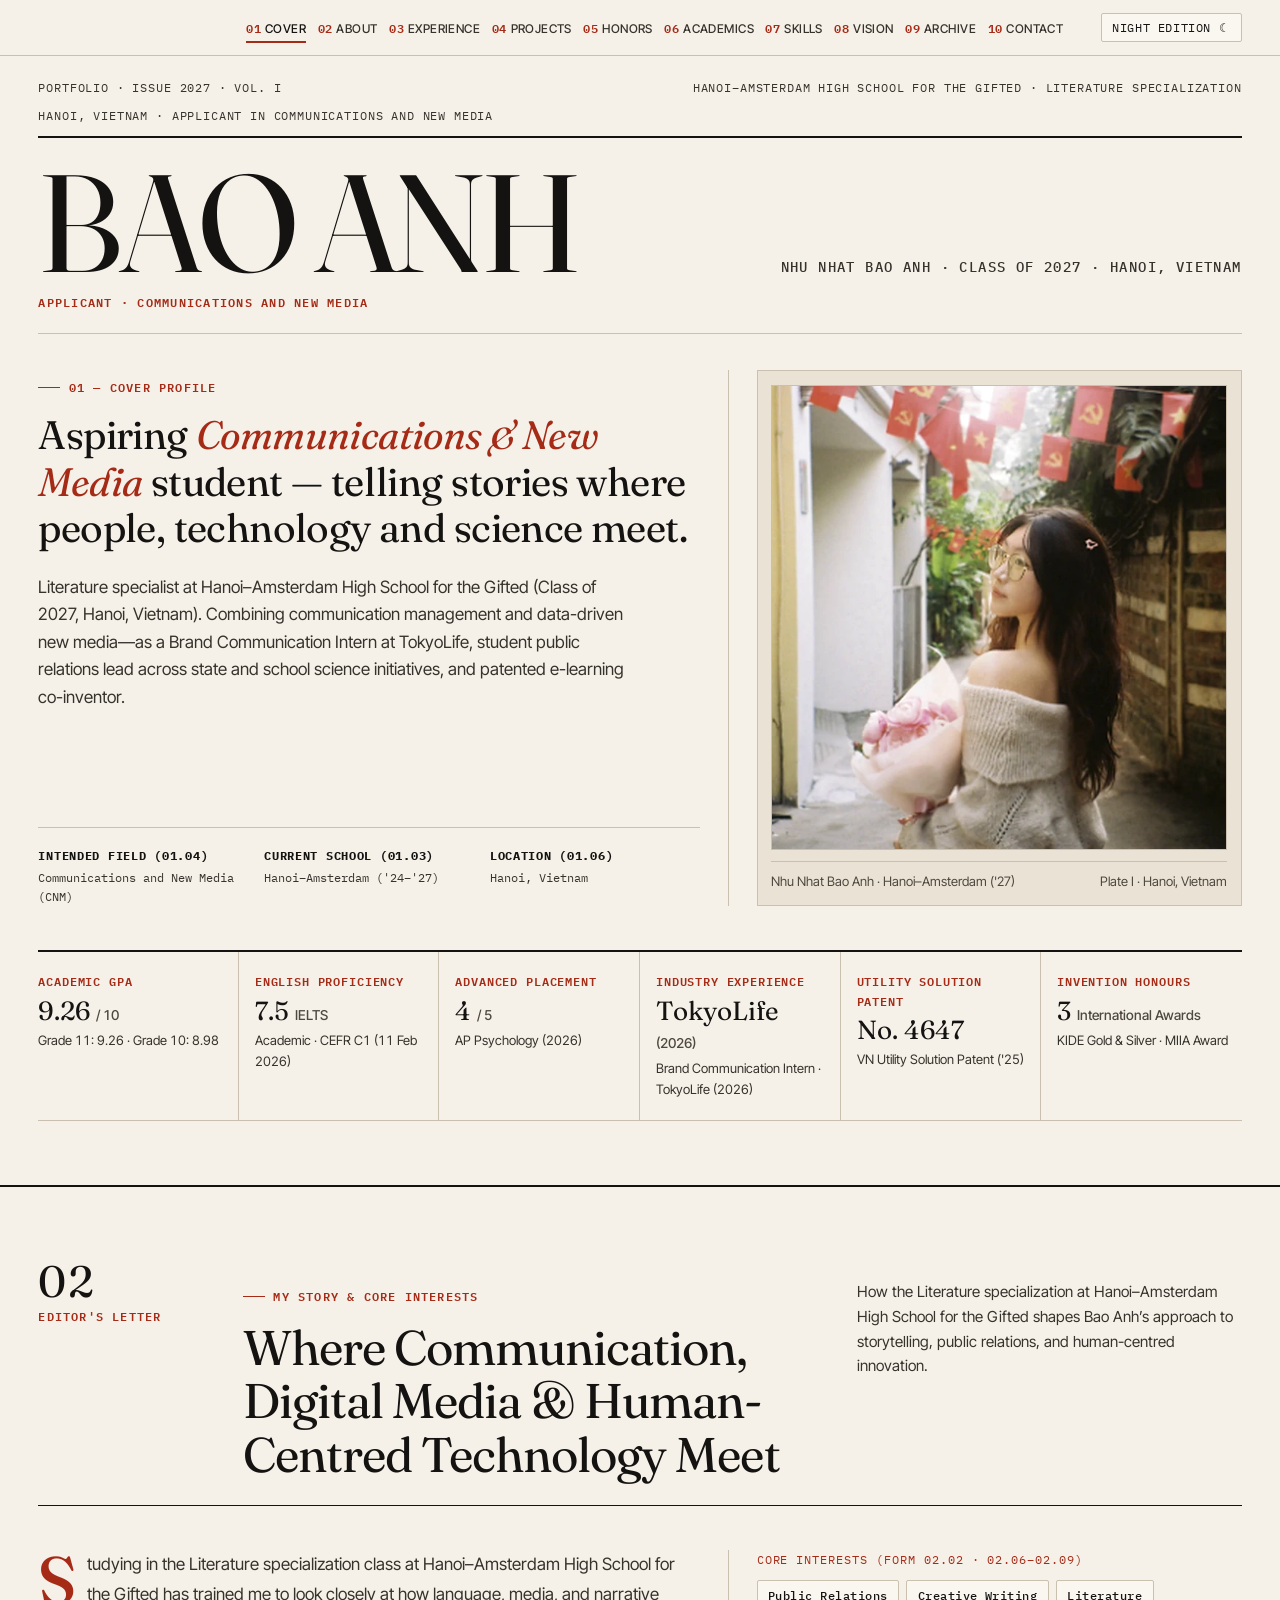
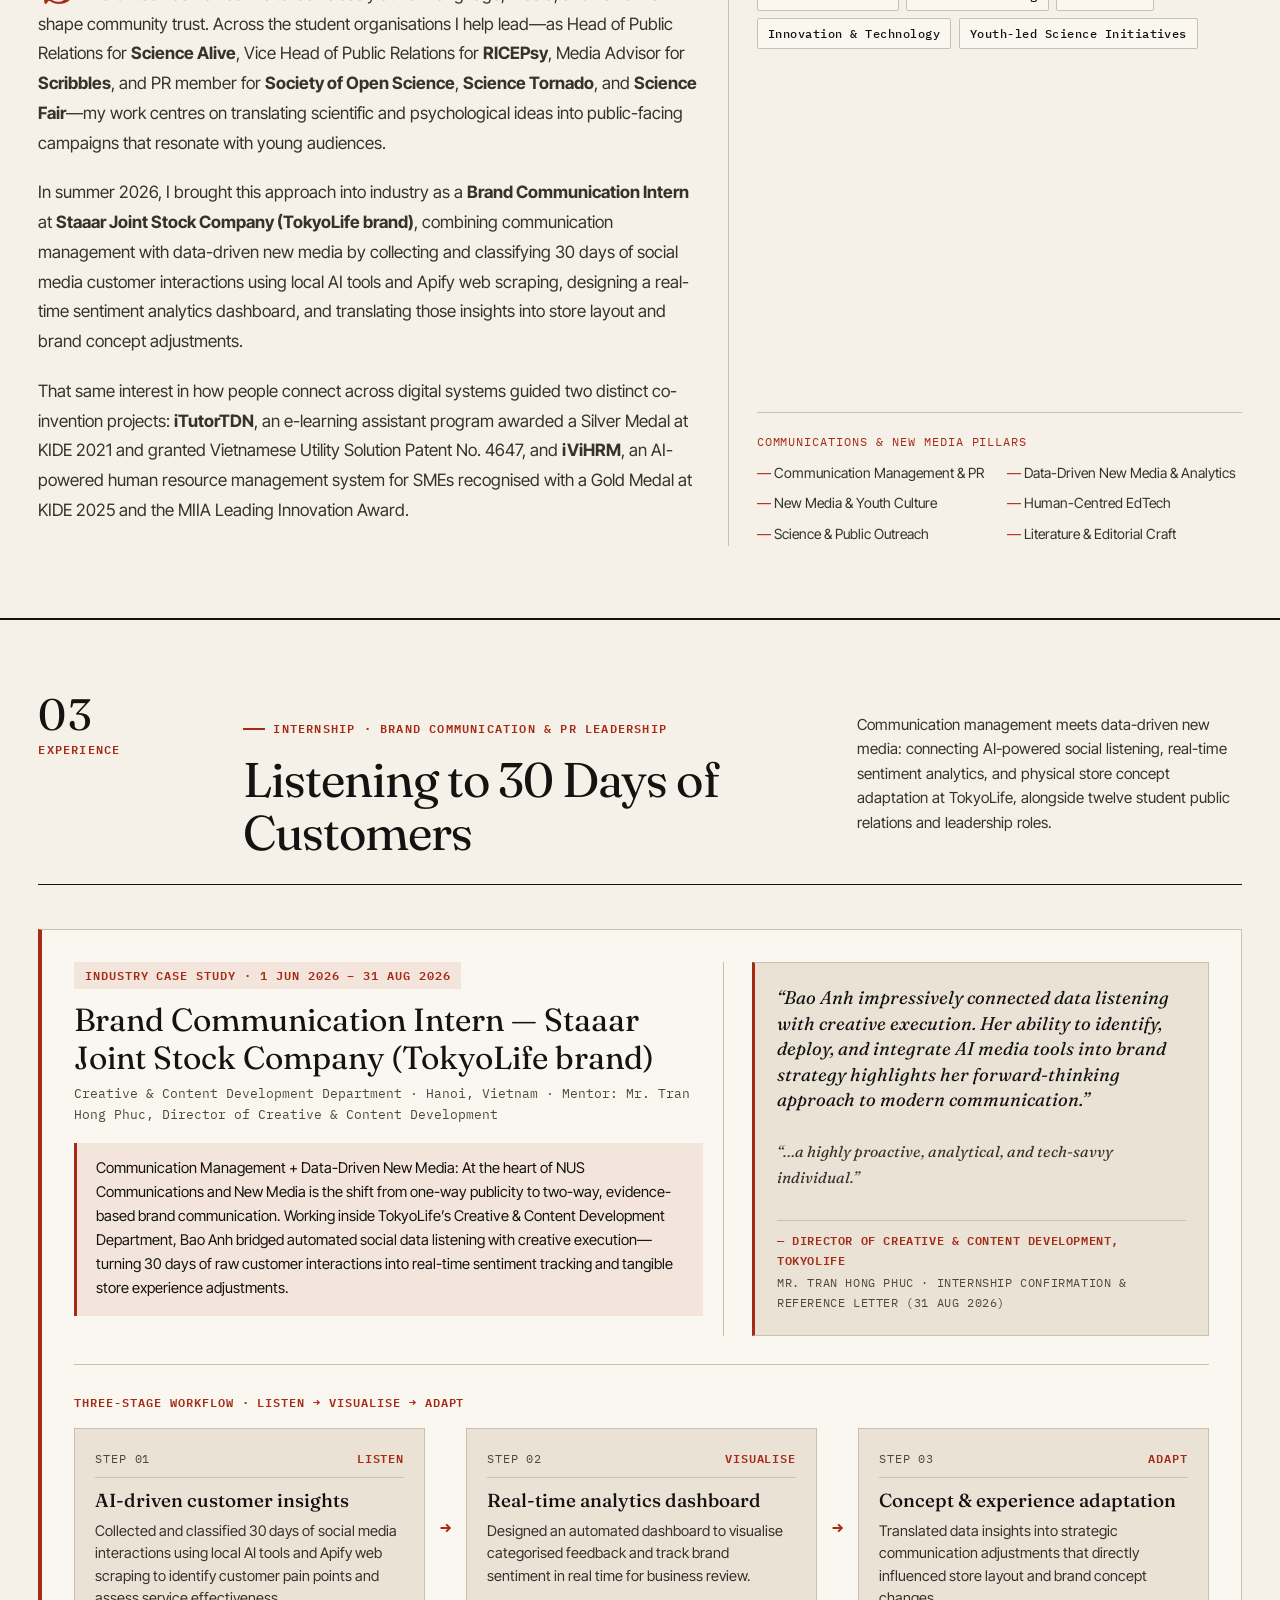
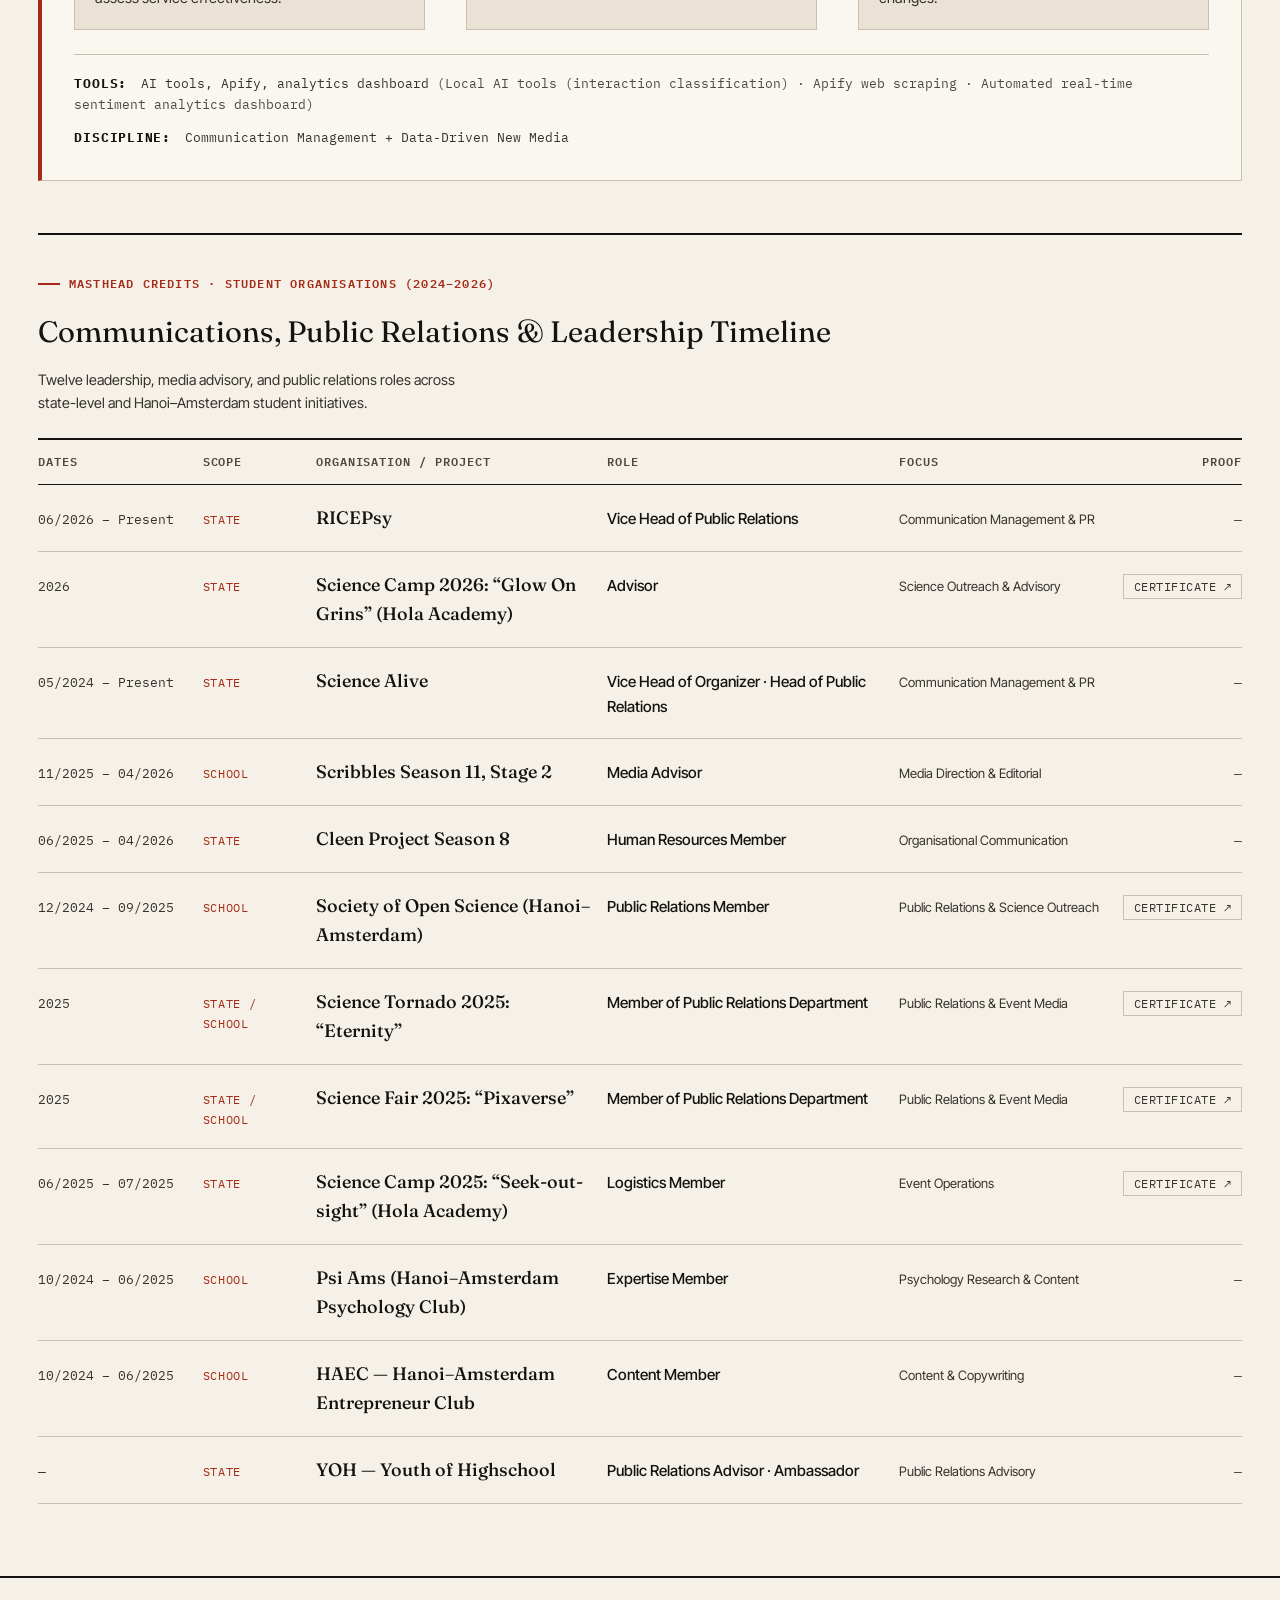
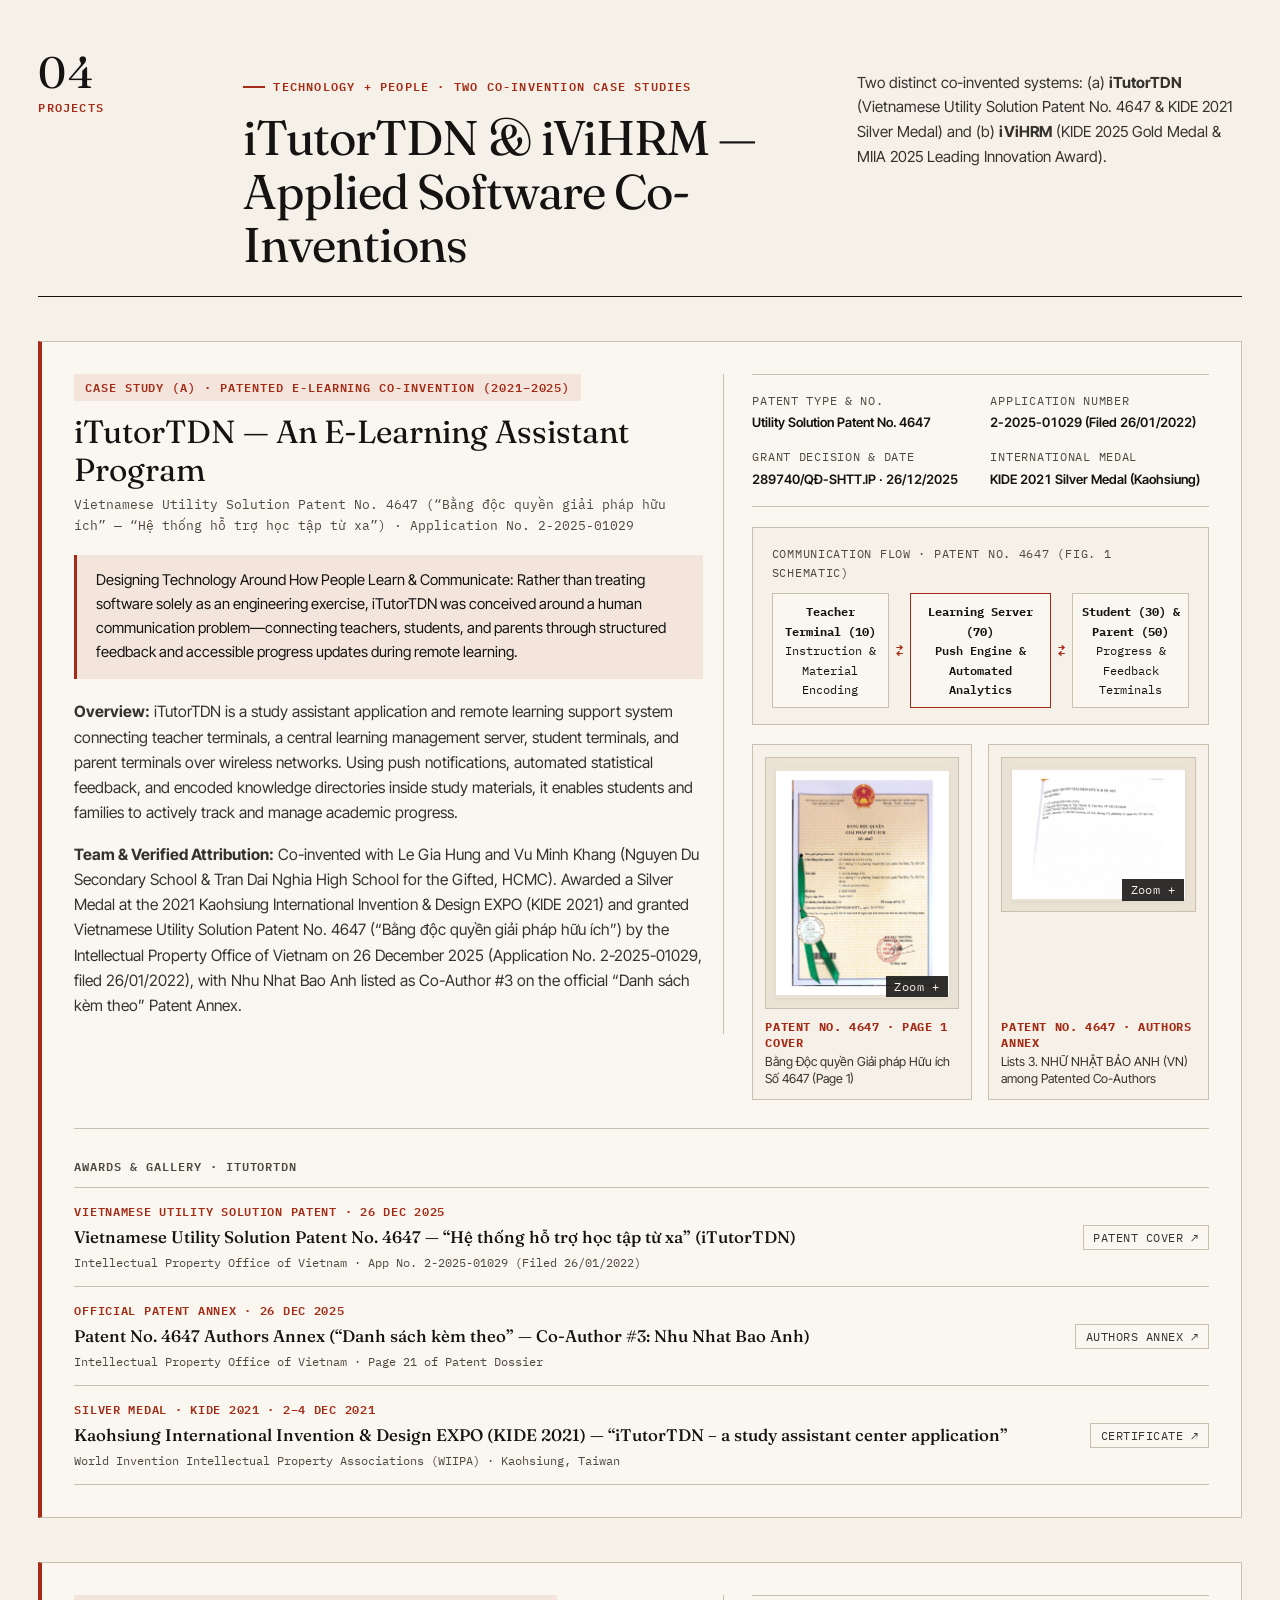
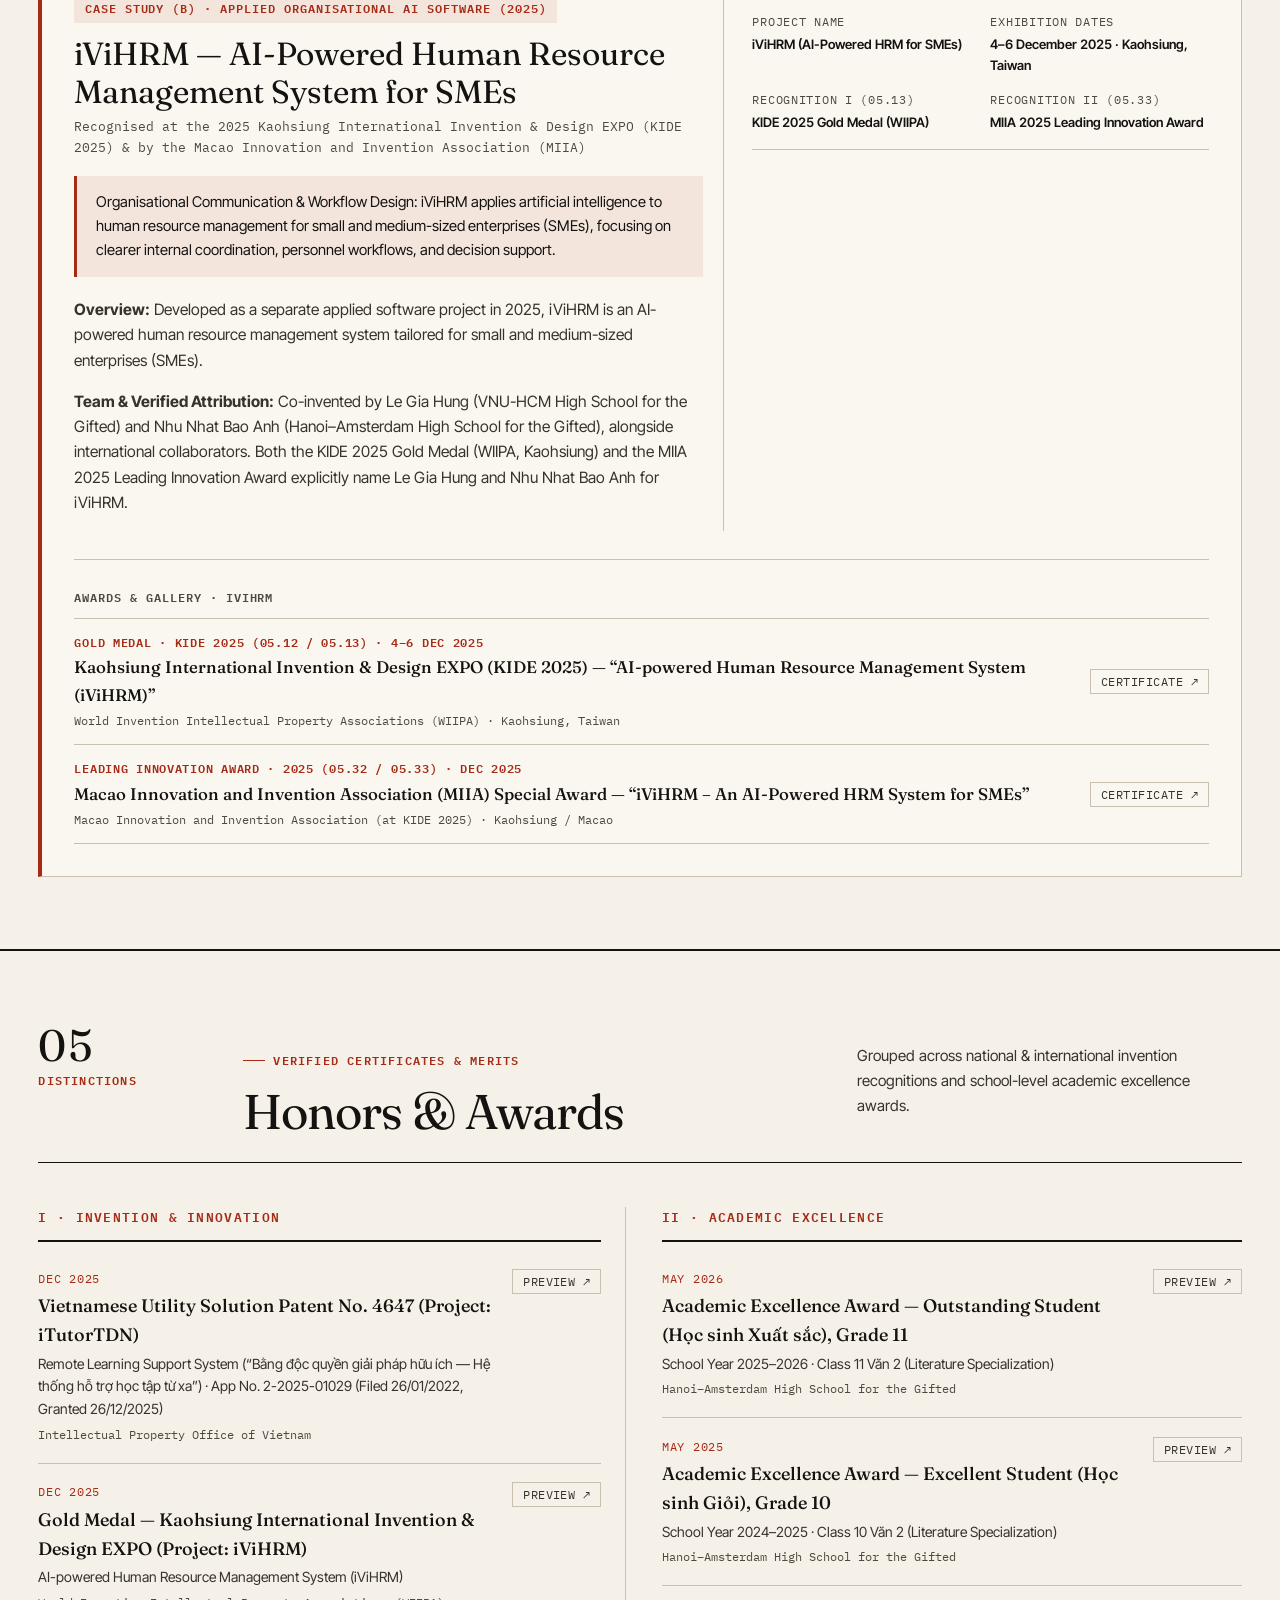
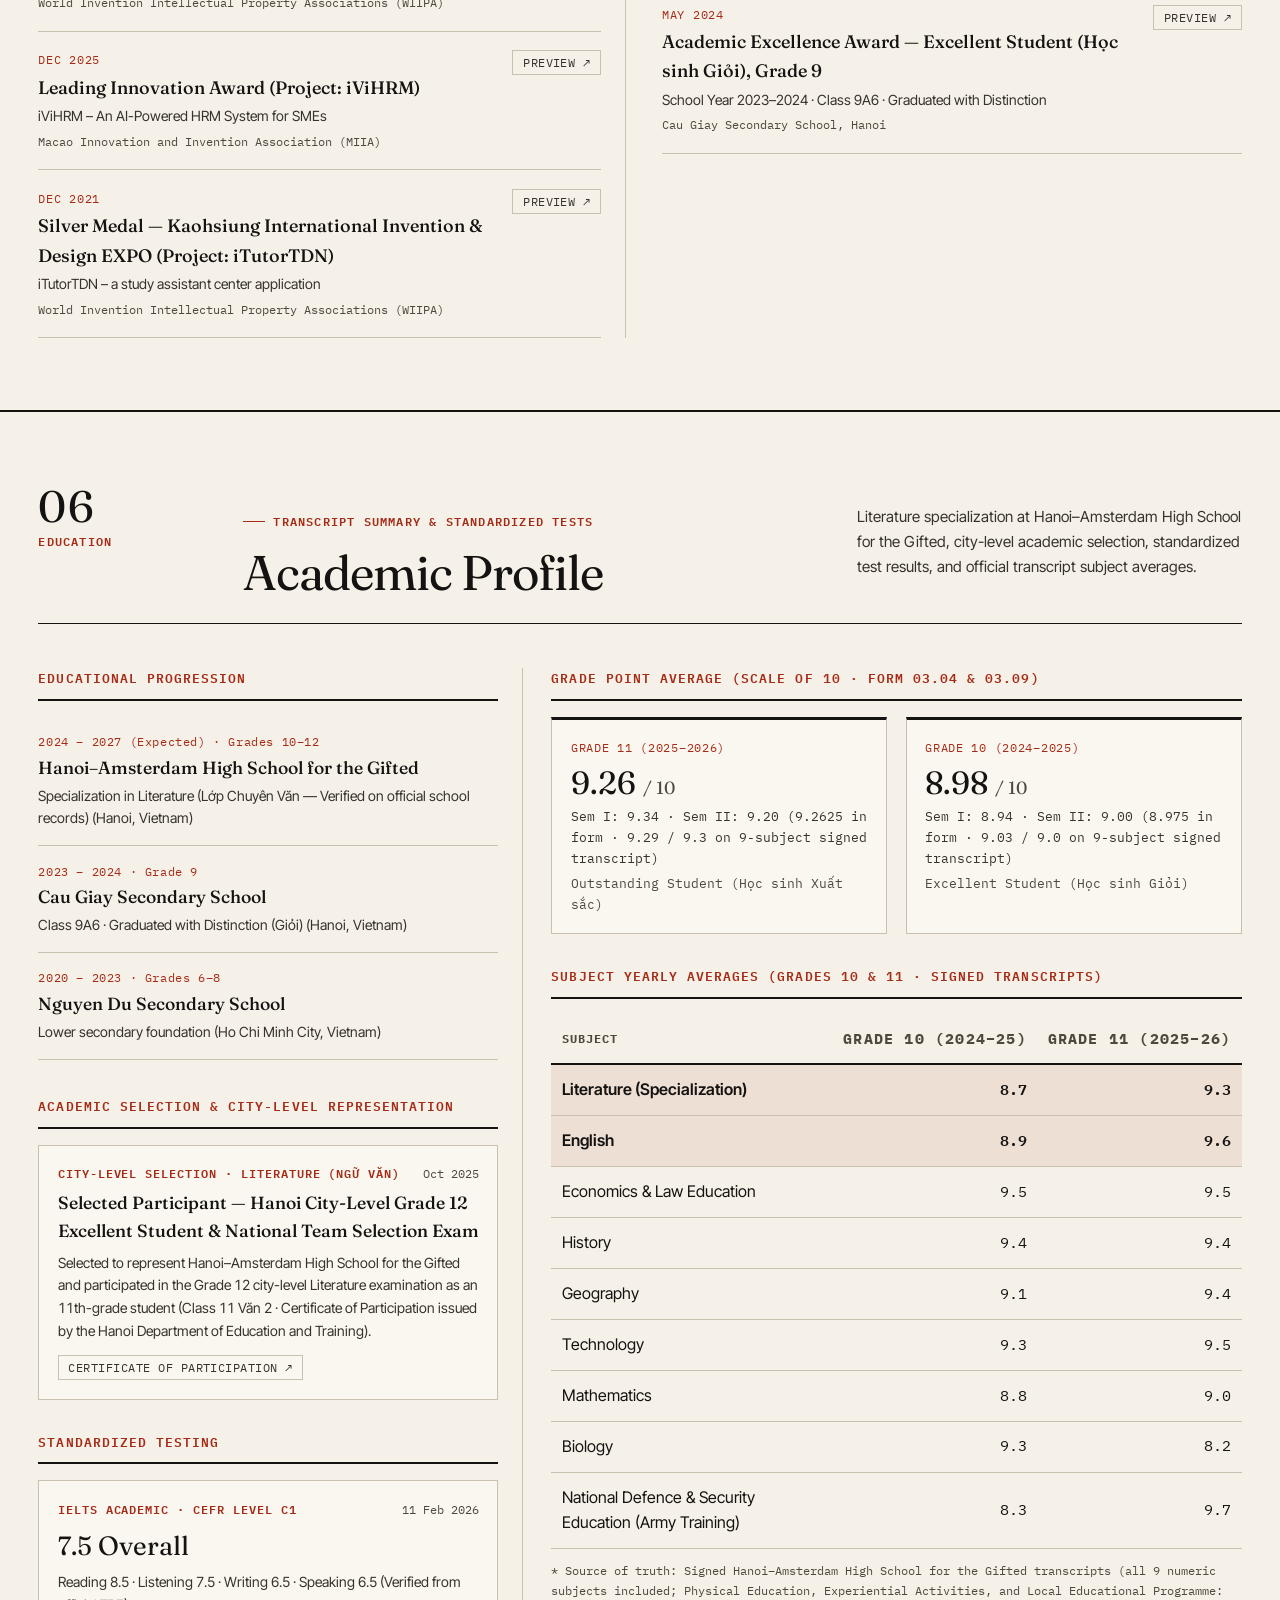
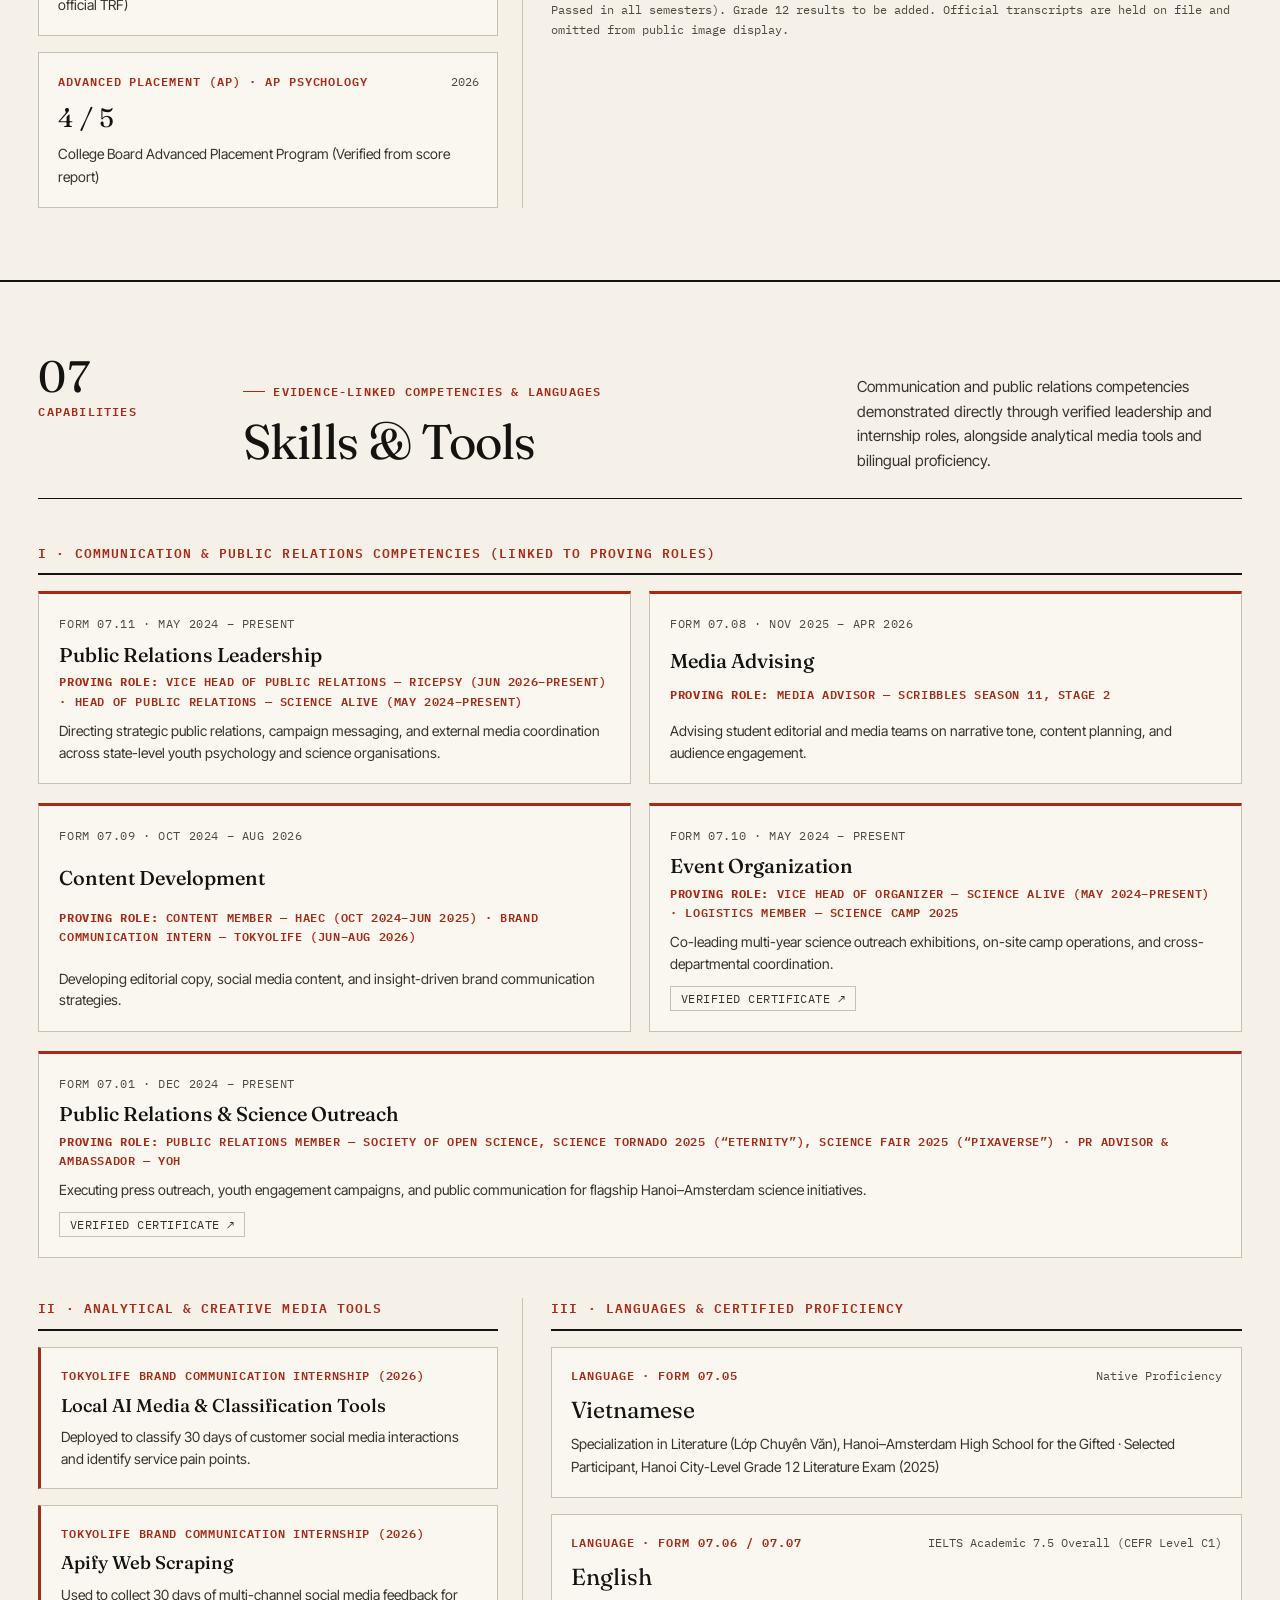
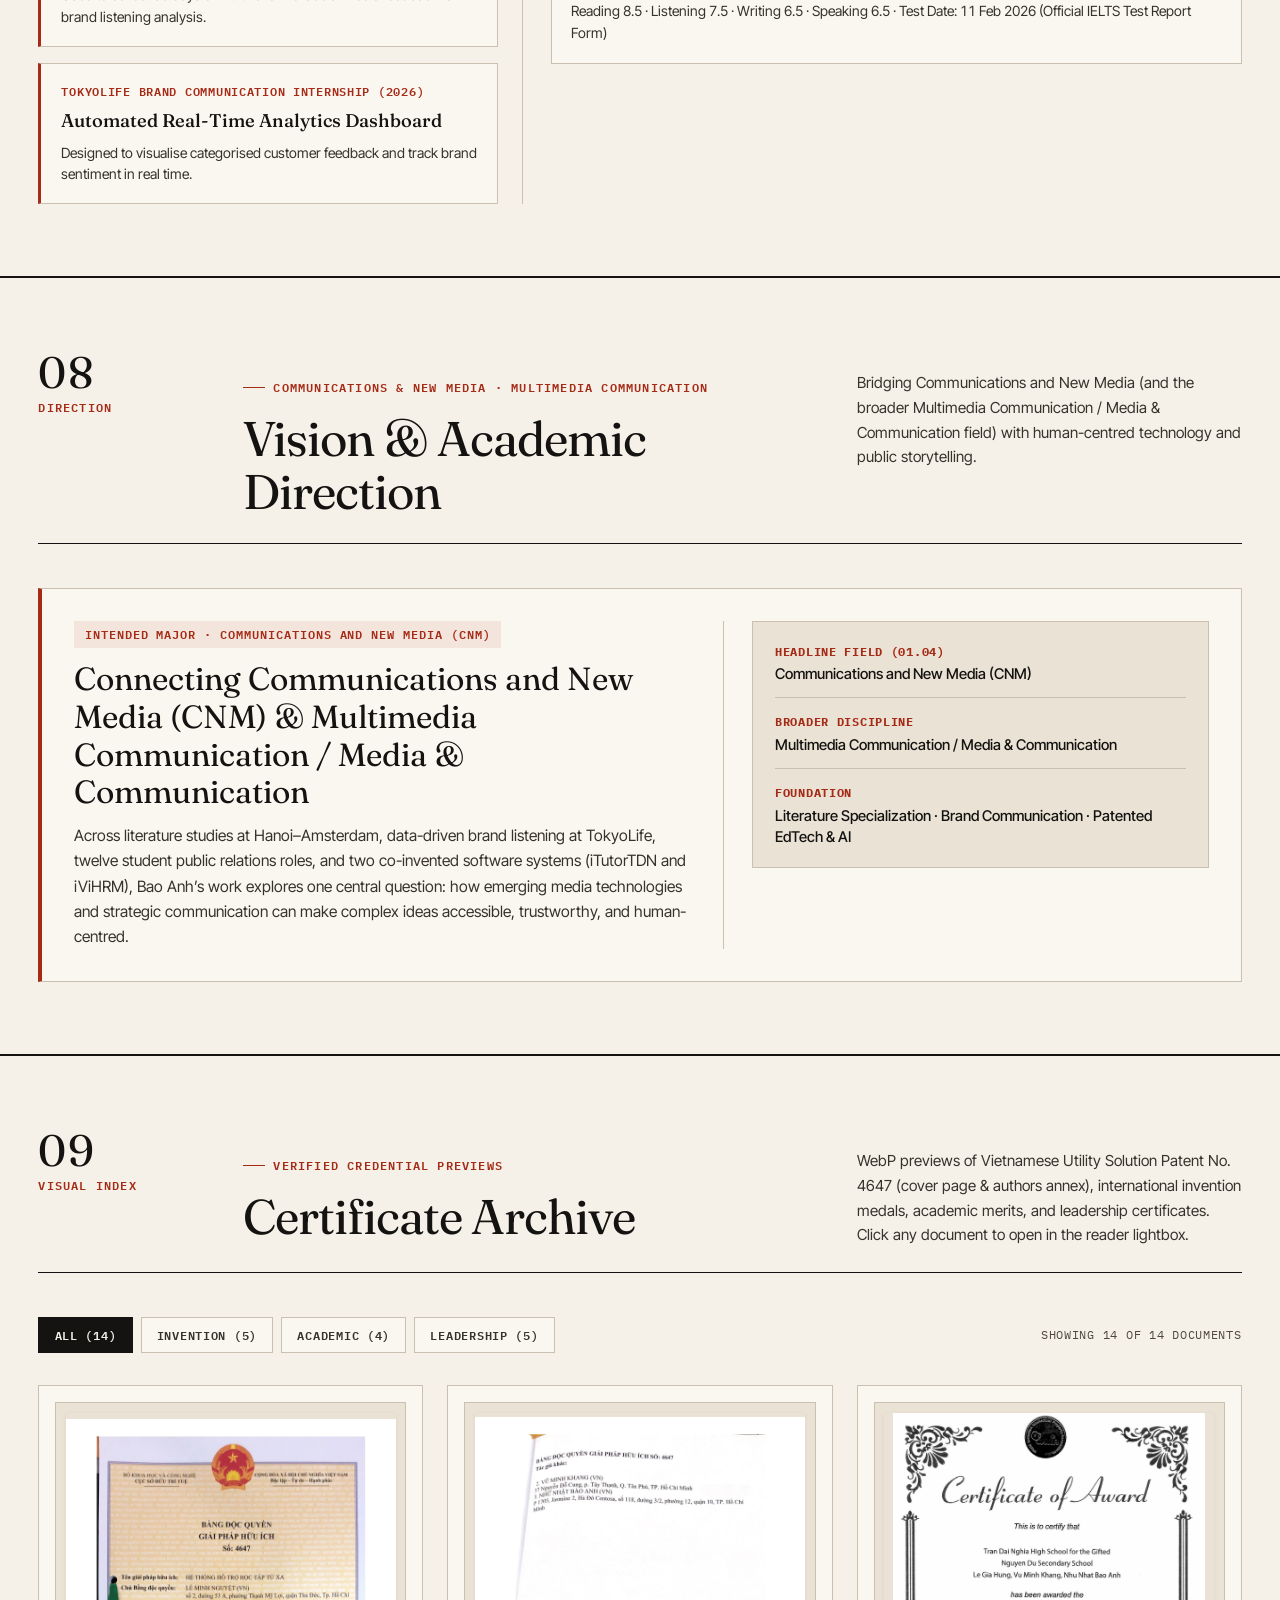
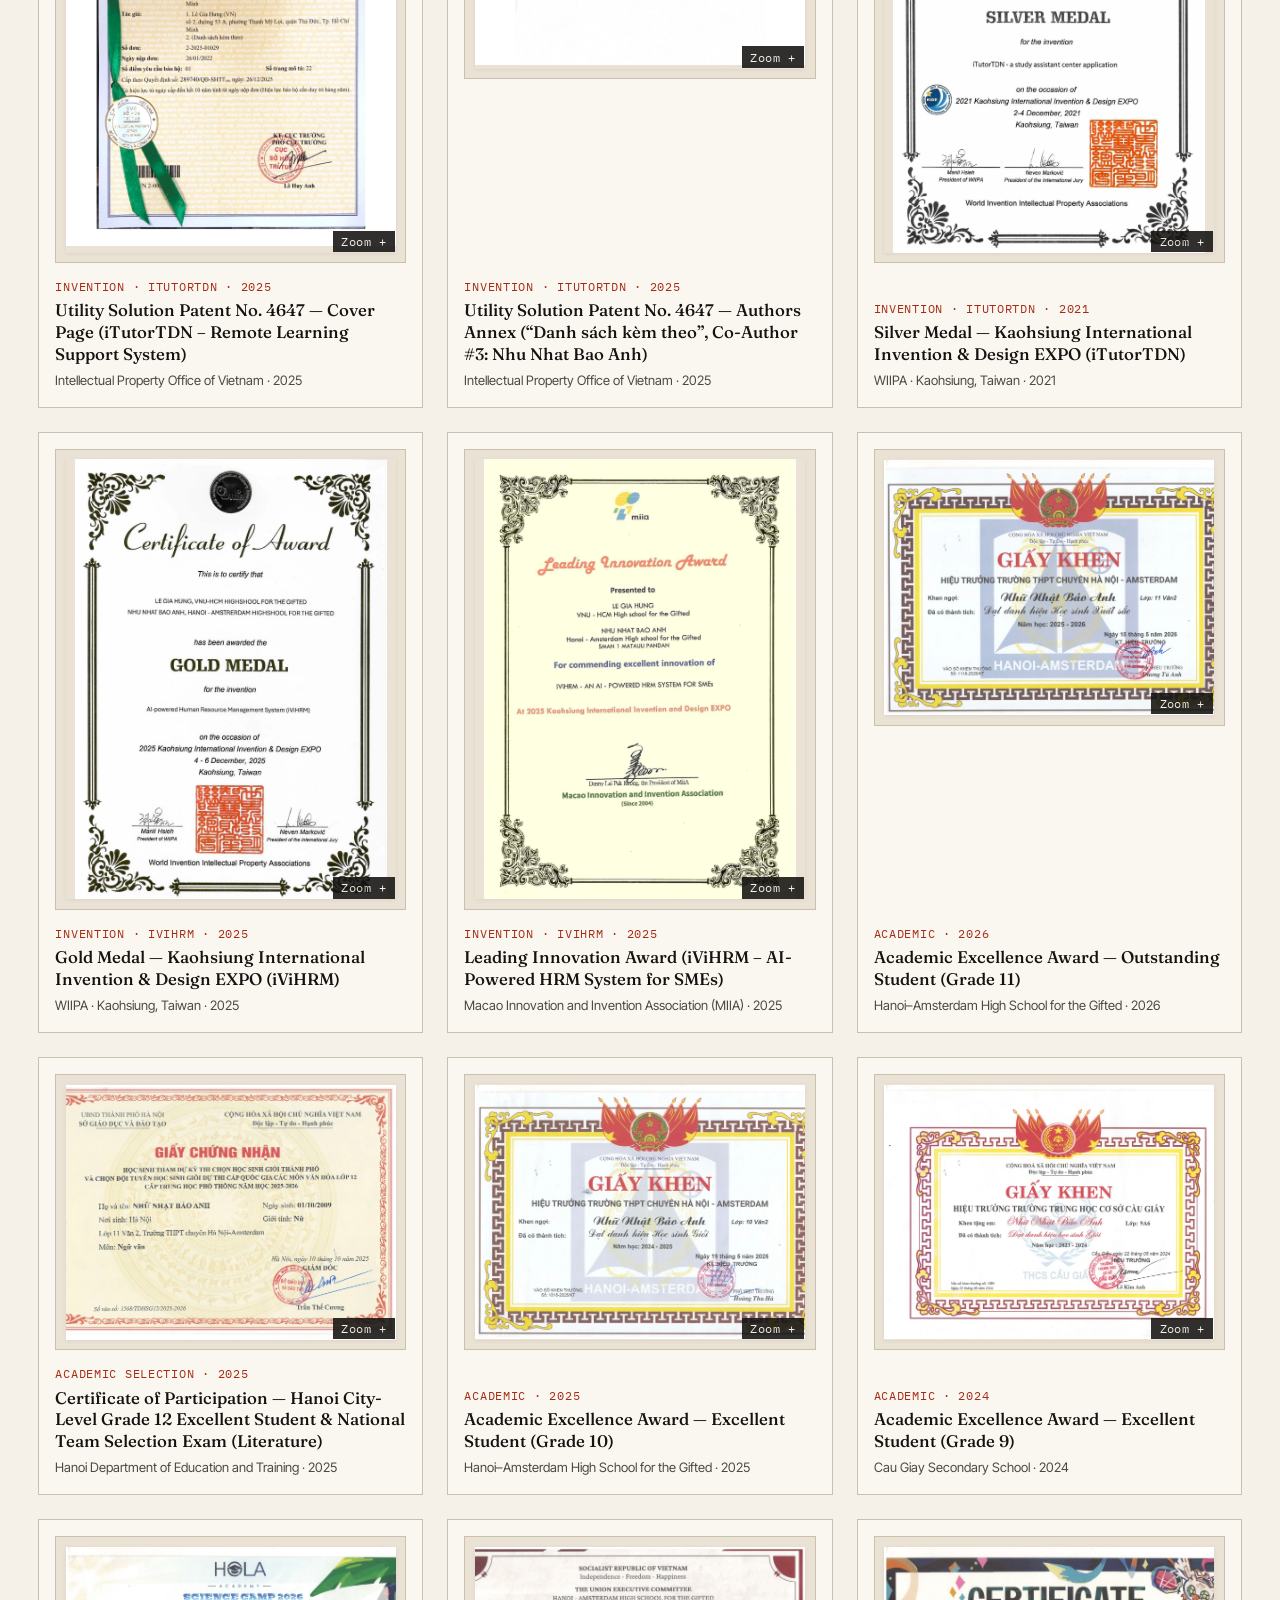
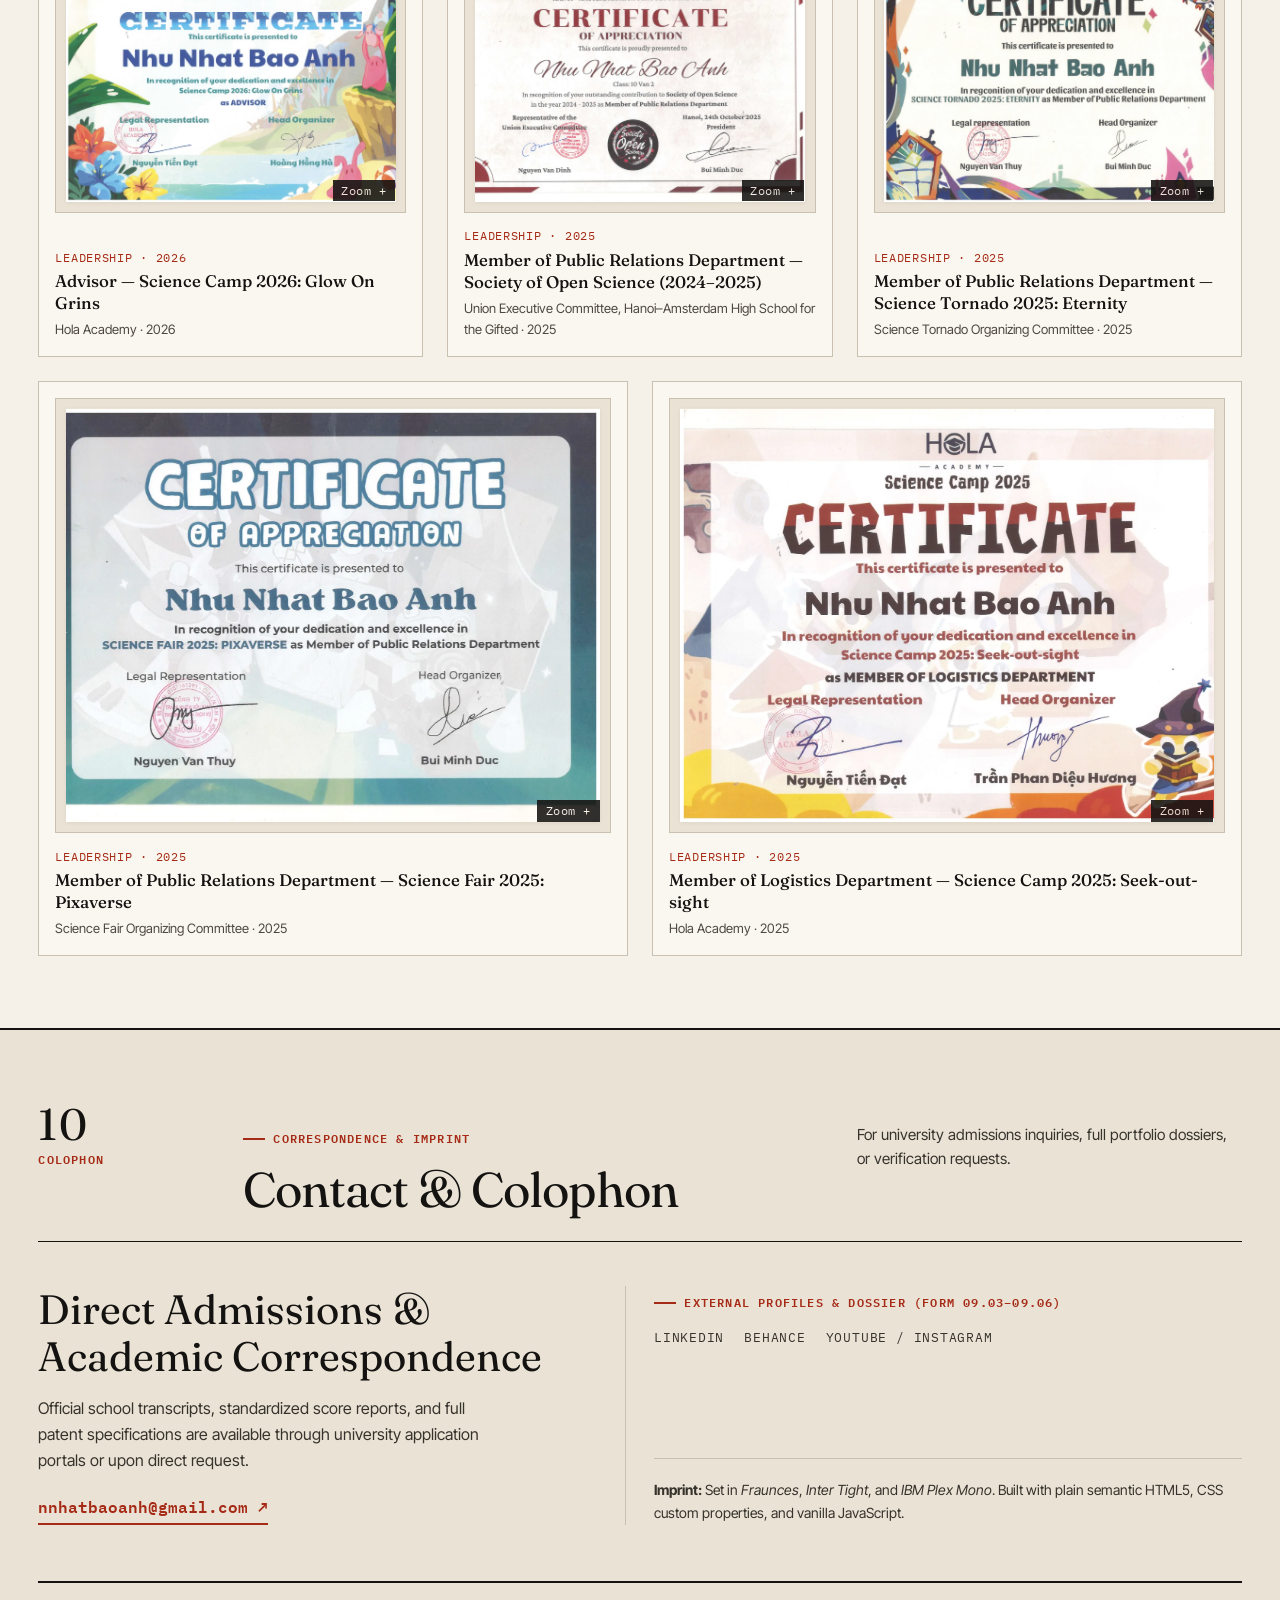
<file: index.html>
<!DOCTYPE html>
<html lang="en">
<head>
  <meta charset="UTF-8">
  <meta name="viewport" content="width=device-width, initial-scale=1.0">
  <meta name="robots" content="noindex, nofollow">
  <title>Nhu Nhat Bao Anh — Portfolio · Applicant in Communications and New Media</title>
  <meta name="description" content="Editorial portfolio of Nhu Nhat Bao Anh (Hanoi–Amsterdam High School for the Gifted, Class of 2027, Hanoi, Vietnam), applicant for Communications and New Media (CNM).">

  <!-- Open Graph / Social Preview -->
  <meta property="og:type" content="website">
  <meta property="og:title" content="Nhu Nhat Bao Anh — Applicant · Communications and New Media">
  <meta property="og:description" content="Hanoi–Amsterdam High School for the Gifted (Class of 2027) · Communications &amp; New Media Portfolio · Brand Communication Intern at TokyoLife, Patented Co-Inventor (No. 4647) &amp; PR Lead.">
  <meta property="og:image" content="assets/img/og-image.webp">
  <meta property="og:image:width" content="1200">
  <meta property="og:image:height" content="630">
  <meta name="twitter:card" content="summary_large_image">
  <meta name="twitter:title" content="Nhu Nhat Bao Anh — Editorial Portfolio">
  <meta name="twitter:description" content="Communications, New Media &amp; Design Portfolio · Issue 2027.">
  <meta name="twitter:image" content="assets/img/og-image.webp">

  <link rel="icon" type="image/svg+xml" href="assets/img/favicon.svg">
  <link rel="preconnect" href="https://fonts.googleapis.com">
  <link rel="preconnect" href="https://fonts.gstatic.com" crossorigin>
  <link href="https://fonts.googleapis.com/css2?family=Fraunces:ital,opsz,wght@0,9..144,300..600;1,9..144,300..500&family=IBM+Plex+Mono:wght@400;500;600&family=Inter+Tight:wght@400;500;600;700&display=swap" rel="stylesheet">
  <link rel="stylesheet" href="assets/css/style.css">
</head>
<body id="top">

  <a href="#main-content" class="skip-link">Skip to main content</a>

  <!-- ======================================================================
       STICKY EDITORIAL TOP BAR (10 SECTIONS ALIGNED WITH FORM TABS 01–10)
       ====================================================================== -->
  <header class="site-nav">
    <div class="container nav-inner">
      <a href="#top" class="nav-brand" aria-label="Bao Anh Portfolio Home">
        BAO ANH <span>ISSUE 2027</span>
      </a>

      <nav aria-label="Editorial sections">
        <ul id="primary-nav-list" class="nav-links">
          <li><a href="#cover" aria-current="true"><span class="nav-num">01</span>Cover</a></li>
          <li><a href="#about"><span class="nav-num">02</span>About</a></li>
          <li><a href="#experience"><span class="nav-num">03</span>Experience</a></li>
          <li><a href="#projects"><span class="nav-num">04</span>Projects</a></li>
          <li><a href="#honors"><span class="nav-num">05</span>Honors</a></li>
          <li><a href="#academics"><span class="nav-num">06</span>Academics</a></li>
          <li><a href="#skills"><span class="nav-num">07</span>Skills</a></li>
          <li><a href="#vision"><span class="nav-num">08</span>Vision</a></li>
          <li><a href="#archive"><span class="nav-num">09</span>Archive</a></li>
          <li><a href="#colophon"><span class="nav-num">10</span>Contact</a></li>
        </ul>
      </nav>

      <div class="nav-controls">
        <button type="button" id="theme-toggle" class="theme-toggle" aria-label="Switch color theme">
          Night Edition ☾
        </button>
        <button type="button" id="nav-toggle" class="nav-toggle" aria-expanded="false" aria-controls="primary-nav-list">
          Menu ☰
        </button>
      </div>
    </div>
  </header>

  <main id="main-content">
    <!-- ====================================================================
         01 — COVER / HERO (FORM TAB 01 HOME)
         ==================================================================== -->
    <section id="cover" class="cover-section" aria-labelledby="cover-masthead">
      <div class="container">
        <div class="issue-meta-bar">
          <span>Portfolio · Issue 2027 · Vol. I</span>
          <span>Hanoi–Amsterdam High School for the Gifted · Literature Specialization</span>
          <span>Hanoi, Vietnam · Applicant in Communications and New Media</span>
        </div>

        <div class="masthead-header">
          <div>
            <h1 id="cover-masthead" class="masthead-title">Bao Anh</h1>
            <div class="masthead-kicker">Applicant · Communications and New Media</div>
            <div class="todo todo-badge">TODO (01.02): Preferred display name</div>
          </div>
          <span class="masthead-subname">Nhu Nhat Bao Anh · Class of 2027 · Hanoi, Vietnam</span>
        </div>

        <div class="editorial-grid cover-body">
          <div class="cover-lead-col">
            <div>
              <div class="kicker">01 — Cover Profile</div>
              <!-- 01.07 Tagline -->
              <p class="cover-standfirst">
                Aspiring <em>Communications &amp; New Media</em> student — telling stories where people, technology and science meet.
              </p>
              <div class="todo todo-badge">TODO (01.07 — Tagline): Confirm 1-sentence personal tagline</div>

              <!-- 01.08 60–80-word Introduction -->
              <p class="cover-deck">
                Literature specialist at Hanoi–Amsterdam High School for the Gifted (Class of 2027, Hanoi, Vietnam). Combining communication management and data-driven new media—as a Brand Communication Intern at TokyoLife, student public relations lead across state and school science initiatives, and patented e-learning co-inventor.
              </p>
              <div class="todo todo-badge">TODO (01.08 — Intro, 60–80 words): Confirm personal introduction text</div>
              <div class="todo todo-badge">TODO (01.09 — Personal Quote): Add personal quote for Cover</div>

              <!-- 01.12 Download CV Button (TODO PDF slot, visible in ?draft) -->
              <div class="cover-actions-row todo" style="margin-top:0.85rem;margin-bottom:1.25rem">
                <span class="cert-inline-btn" style="cursor:default">
                  Download English CV (PDF) ↓ · TODO (01.12 / 09.06 / 10.09)
                </span>
              </div>
            </div>

            <div class="cover-dateline">
              <div>
                <strong>INTENDED FIELD (01.04)</strong>
                Communications and New Media (CNM)
              </div>
              <div>
                <strong>CURRENT SCHOOL (01.03)</strong>
                Hanoi–Amsterdam ('24–'27)
              </div>
              <div>
                <strong>LOCATION (01.06)</strong>
                Hanoi, Vietnam
              </div>
            </div>
          </div>

          <div class="cover-portrait-col">
            <figure class="portrait-frame">
              <div class="portrait-plate">
                <img
                  src="assets/img/portrait.webp"
                  alt="Editorial portrait of Nhu Nhat Bao Anh in Hanoi, Vietnam"
                  class="portrait-photo"
                  width="624"
                  height="630"
                >
              </div>
              <figcaption class="caption">
                <span>Nhu Nhat Bao Anh · Hanoi–Amsterdam ('27)</span>
                <span>Plate I · Hanoi, Vietnam</span>
              </figcaption>
              <div class="todo todo-badge" style="margin-top:0.4rem">TODO (01.10 / 01.11 / 10.01): Optional high-res portrait or creative activity photo</div>
            </figure>
          </div>
        </div>

        <!-- Key Figures Strip (6 Columns, populated from window.CONTENT.figures) -->
        <div id="figures-strip-mount" class="figures-strip" aria-label="Key academic, internship, and invention figures">
          <div class="figure-cell">
            <div class="figure-label">Academic GPA</div>
            <div class="figure-num">9.26 <small>/ 10</small></div>
            <div class="figure-meta">Grade 11: 9.26 · Grade 10: 8.98</div>
          </div>
          <div class="figure-cell">
            <div class="figure-label">English Proficiency</div>
            <div class="figure-num">7.5 <small>IELTS</small></div>
            <div class="figure-meta">Academic · CEFR C1 (11 Feb 2026)</div>
          </div>
          <div class="figure-cell">
            <div class="figure-label">Advanced Placement</div>
            <div class="figure-num">4 <small>/ 5</small></div>
            <div class="figure-meta">AP Psychology (2026)</div>
          </div>
          <div class="figure-cell">
            <div class="figure-label">Industry Experience</div>
            <div class="figure-num">TokyoLife <small>(2026)</small></div>
            <div class="figure-meta">Brand Communication Intern · TokyoLife (2026)</div>
          </div>
          <div class="figure-cell">
            <div class="figure-label">Utility Solution Patent</div>
            <div class="figure-num">No. 4647</div>
            <div class="figure-meta">VN Utility Solution Patent ('25)</div>
          </div>
          <div class="figure-cell">
            <div class="figure-label">Invention Honours</div>
            <div class="figure-num">3 <small>International Awards</small></div>
            <div class="figure-meta">KIDE Gold &amp; Silver · MIIA Award</div>
          </div>
        </div>
      </div>
    </section>

    <!-- ====================================================================
         02 — ABOUT ("EDITOR'S LETTER", FORM TAB 02 ABOUT)
         ==================================================================== -->
    <section id="about" class="feature-section" aria-labelledby="about-heading">
      <div class="container">
        <div class="section-header">
          <div class="section-index">
            <strong>02</strong>
            Editor's Letter
          </div>
          <div class="section-title-block">
            <div class="kicker">My Story &amp; Core Interests</div>
            <h2 id="about-heading" class="section-title">Where Communication, Digital Media &amp; Human-Centred Technology Meet</h2>
          </div>
          <p class="section-standfirst">
            How the Literature specialization at Hanoi–Amsterdam High School for the Gifted shapes Bao Anh’s approach to storytelling, public relations, and human-centred innovation.
          </p>
        </div>

        <div class="editorial-grid">
          <div class="about-prose">
            <div class="todo todo-badge" style="margin-bottom:1rem">TODO (02.01 — My Story, 150–200 words): To be rewritten by Bao Anh (Amsterdam Literature specialization, storytelling &amp; communication)</div>
            <p class="drop-cap">
              Studying in the Literature specialization class at Hanoi–Amsterdam High School for the Gifted has trained me to look closely at how language, media, and narrative shape community trust. Across the student organisations I help lead—as Head of Public Relations for <strong>Science Alive</strong>, Vice Head of Public Relations for <strong>RICEPsy</strong>, Media Advisor for <strong>Scribbles</strong>, and PR member for <strong>Society of Open Science</strong>, <strong>Science Tornado</strong>, and <strong>Science Fair</strong>—my work centres on translating scientific and psychological ideas into public-facing campaigns that resonate with young audiences.
            </p>
            <p>
              In summer 2026, I brought this approach into industry as a <strong>Brand Communication Intern</strong> at <strong>Staaar Joint Stock Company (TokyoLife brand)</strong>, combining communication management with data-driven new media by collecting and classifying 30 days of social media customer interactions using local AI tools and Apify web scraping, designing a real-time sentiment analytics dashboard, and translating those insights into store layout and brand concept adjustments.
            </p>
            <p>
              That same interest in how people connect across digital systems guided two distinct co-invention projects: <strong>iTutorTDN</strong>, an e-learning assistant program awarded a Silver Medal at KIDE 2021 and granted Vietnamese Utility Solution Patent No. 4647, and <strong>iViHRM</strong>, an AI-powered human resource management system for SMEs recognised with a Gold Medal at KIDE 2025 and the MIIA Leading Innovation Award.
            </p>

            <!-- 02.03 Values & 02.04 Personality Examples (TODO slots, visible in ?draft) -->
            <div class="motivation-gap-box todo">
              <strong style="color:var(--accent);font-family:var(--font-mono);font-size:0.75rem;text-transform:uppercase;letter-spacing:0.06em;display:block;margin-bottom:0.25rem">
                Personal Values &amp; Examples · Form 02.03 &amp; 02.04 (To Be Completed by Bao Anh)
              </strong>
              <div>[TODO (02.03 — Values): List 3–5 core personal values.]</div>
              <div style="margin-top:0.35rem">[TODO (02.04 — Personality Examples): Add concrete examples illustrating how those values show up in PR leadership, teamwork, and creative writing.]</div>
              <div style="margin-top:0.35rem">[TODO (10.02 / 10.08 — Media): Attach school activity photos (10.02) and creative writing samples (10.08).]</div>
            </div>
          </div>

          <aside class="about-sidebar" aria-label="Interests and thematic focus">
            <!-- Pull quote (hidden in production while showPullQuote: false; visible in ?draft or when enabled) -->
            <blockquote id="pull-quote-block" class="pull-quote-box todo">
              <p class="pull-quote-text">
                “Whether co-designing an e-learning assistant or leading a student public relations desk, communication is the bridge between technology and human impact.”
              </p>
              <footer class="pull-quote-attr">— Nhu Nhat Bao Anh</footer>
              <div class="todo todo-badge">TODO (01.09): Confirm Personal Pull Quote</div>
            </blockquote>

            <!-- 02.02 / 02.06–02.09 Verified Interests Tag Row -->
            <div class="focus-pills-box" style="border-top:none;padding-top:0">
              <div class="focus-pills-title">Core Interests (Form 02.02 · 02.06–02.09)</div>
              <div id="interests-tag-mount" class="interests-tag-row" aria-label="Core academic and creative interests">
                <span class="interest-tag">Public Relations</span>
                <span class="interest-tag">Creative Writing</span>
                <span class="interest-tag">Literature</span>
                <span class="interest-tag">Innovation &amp; Technology</span>
                <span class="interest-tag">Youth-led Science Initiatives</span>
              </div>
            </div>

            <div class="focus-pills-box">
              <div class="focus-pills-title">Communications &amp; New Media Pillars</div>
              <ul class="focus-list">
                <li>Communication Management &amp; PR</li>
                <li>Data-Driven New Media &amp; Analytics</li>
                <li>New Media &amp; Youth Culture</li>
                <li>Human-Centred EdTech</li>
                <li>Science &amp; Public Outreach</li>
                <li>Literature &amp; Editorial Craft</li>
              </ul>
            </div>
          </aside>
        </div>
      </div>
    </section>

    <!-- ====================================================================
         03 — EXPERIENCE & LEADERSHIP (FORM TAB 04 EXPERIENCE)
         ==================================================================== -->
    <section id="experience" class="feature-section" aria-labelledby="experience-heading">
      <div class="container">
        <div class="section-header">
          <div class="section-index">
            <strong>03</strong>
            Experience
          </div>
          <div class="section-title-block">
            <div class="kicker">Internship · Brand Communication &amp; PR Leadership</div>
            <h2 id="experience-heading" class="section-title">Listening to 30 Days of Customers</h2>
          </div>
          <p class="section-standfirst">
            Communication management meets data-driven new media: connecting AI-powered social listening, real-time sentiment analytics, and physical store concept adaptation at TokyoLife, alongside twelve student public relations and leadership roles.
          </p>
        </div>

        <!-- I. TokyoLife Internship Case Study + Hidden Format Internship TODO Slot -->
        <div id="experience-mount"></div>

        <!-- II. Student Communications, Media & Leadership Timeline (04.18–04.28) -->
        <div id="leadership" class="experience-leadership-sub">
          <div class="sub-section-bar">
            <div>
              <div class="kicker">Masthead Credits · Student Organisations (2024–2026)</div>
              <h3 class="sub-section-title">Communications, Public Relations &amp; Leadership Timeline</h3>
            </div>
            <p class="sub-section-desc">
              Twelve leadership, media advisory, and public relations roles across state-level and Hanoi–Amsterdam student initiatives.
            </p>
          </div>
          <div id="leadership-mount" class="leadership-table-wrap" role="table" aria-label="Communications and leadership roles"></div>
        </div>
      </div>
    </section>

    <!-- ====================================================================
         04 — PROJECTS & CO-INVENTIONS (FORM TAB 05 PROJECTS)
         ==================================================================== -->
    <section id="projects" class="feature-section" aria-labelledby="invention-heading">
      <span id="invention" aria-hidden="true"></span>
      <div class="container">
        <div class="section-header">
          <div class="section-index">
            <strong>04</strong>
            Projects
          </div>
          <div class="section-title-block">
            <div class="kicker">Technology + People · Two Co-Invention Case Studies</div>
            <h2 id="invention-heading" class="section-title">iTutorTDN &amp; iViHRM — Applied Software Co-Inventions</h2>
          </div>
          <p class="section-standfirst">
            Two distinct co-invented systems: (a) <strong>iTutorTDN</strong> (Vietnamese Utility Solution Patent No. 4647 &amp; KIDE 2021 Silver Medal) and (b) <strong>iViHRM</strong> (KIDE 2025 Gold Medal &amp; MIIA 2025 Leading Innovation Award).
          </p>
        </div>

        <div id="invention-projects-mount"></div>

        <!-- Additional Brand Project (05.15–05.21) & Creative Project (05.22–05.27) Case Study Slots (hidden in production; shown in ?draft) -->
        <div id="new-media-subsection" class="new-media-subsection todo">
          <div class="new-media-header">
            <div>
              <div class="kicker">Additional Case Study Slots · Form Tab 05 Projects</div>
              <h3>Brand Project &amp; Creative Project Case Studies (Draft Slots)</h3>
            </div>
            <p style="font-size:0.9rem;color:var(--ink-secondary);max-width:52ch">
              Draft slots for the TokyoLife sentiment dashboard screenshot, Brand Project case study (05.15–05.21), and Creative Project case study (05.22–05.27).
            </p>
          </div>
          <div id="new-media-work-mount" class="new-media-grid"></div>
        </div>
      </div>
    </section>

    <!-- ====================================================================
         05 — HONORS & AWARDS (FORM TAB 06 ACHIEVEMENTS)
         ==================================================================== -->
    <section id="honors" class="feature-section" aria-labelledby="honors-heading">
      <div class="container">
        <div class="section-header">
          <div class="section-index">
            <strong>05</strong>
            Distinctions
          </div>
          <div class="section-title-block">
            <div class="kicker">Verified Certificates &amp; Merits</div>
            <h2 id="honors-heading" class="section-title">Honors &amp; Awards</h2>
          </div>
          <p class="section-standfirst">
            Grouped across national &amp; international invention recognitions and school-level academic excellence awards.
          </p>
        </div>

        <div class="editorial-grid">
          <div class="honors-col-left">
            <h3 class="honors-group-title">I · Invention &amp; Innovation</h3>
            <div id="honors-invention-mount"></div>
          </div>

          <div class="honors-col-right">
            <h3 class="honors-group-title">II · Academic Excellence</h3>
            <div id="honors-academic-mount"></div>

            <!-- 06.06 Volunteering TODO slot (hidden in production; visible in ?draft) -->
            <div id="honors-volunteering-mount" class="todo" style="margin-top:2rem"></div>
          </div>
        </div>
      </div>
    </section>

    <!-- ====================================================================
         06 — ACADEMICS (FORM TAB 03 EDUCATION)
         ==================================================================== -->
    <section id="academics" class="feature-section" aria-labelledby="academics-heading">
      <div class="container">
        <div class="section-header">
          <div class="section-index">
            <strong>06</strong>
            Education
          </div>
          <div class="section-title-block">
            <div class="kicker">Transcript Summary &amp; Standardized Tests</div>
            <h2 id="academics-heading" class="section-title">Academic Profile</h2>
          </div>
          <p class="section-standfirst">
            Literature specialization at Hanoi–Amsterdam High School for the Gifted, city-level academic selection, standardized test results, and official transcript subject averages.
          </p>
        </div>

        <div class="editorial-grid">
          <div class="academics-left">
            <h3 class="sub-heading">Educational Progression</h3>
            <ul id="schools-mount" class="school-list"></ul>

            <h3 class="sub-heading">Academic Selection &amp; City-Level Representation</h3>
            <div id="selections-mount" class="test-cards" style="margin-bottom:2rem"></div>

            <h3 class="sub-heading">Standardized Testing</h3>
            <div id="tests-mount" class="test-cards"></div>
          </div>

          <div class="academics-right">
            <h3 class="sub-heading">Grade Point Average (Scale of 10 · Form 03.04 &amp; 03.09)</h3>
            <div id="gpa-summary-mount" class="gpa-summary-grid"></div>

            <h3 class="sub-heading">Subject Yearly Averages (Grades 10 &amp; 11 · Signed Transcripts)</h3>
            <div class="table-scroll-wrap">
              <table class="subject-table" aria-label="Yearly subject averages for Grades 10 and 11">
                <thead>
                  <tr>
                    <th scope="col">Subject</th>
                    <th scope="col" class="num">Grade 10 (2024–25)</th>
                    <th scope="col" class="num">Grade 11 (2025–26)</th>
                  </tr>
                </thead>
                <tbody id="subjects-tbody-mount"></tbody>
              </table>
            </div>
            <p class="table-footnote">
              * Source of truth: Signed Hanoi–Amsterdam High School for the Gifted transcripts (all 9 numeric subjects included; Physical Education, Experiential Activities, and Local Educational Programme: Passed in all semesters). Grade 12 results to be added. Official transcripts are held on file and omitted from public image display.
            </p>
          </div>
        </div>
      </div>
    </section>

    <!-- ====================================================================
         07 — SKILLS & TOOLS (FORM TAB 07 SKILLS)
         ==================================================================== -->
    <section id="skills" class="feature-section" aria-labelledby="skills-heading">
      <div class="container">
        <div class="section-header">
          <div class="section-index">
            <strong>07</strong>
            Capabilities
          </div>
          <div class="section-title-block">
            <div class="kicker">Evidence-Linked Competencies &amp; Languages</div>
            <h2 id="skills-heading" class="section-title">Skills &amp; Tools</h2>
          </div>
          <p class="section-standfirst">
            Communication and public relations competencies demonstrated directly through verified leadership and internship roles, alongside analytical media tools and bilingual proficiency.
          </p>
        </div>

        <div id="skills-mount"></div>
      </div>
    </section>

    <!-- ====================================================================
         08 — VISION (FORM TAB 08 MY VISION)
         ==================================================================== -->
    <section id="vision" class="feature-section" aria-labelledby="vision-heading">
      <div class="container">
        <div class="section-header">
          <div class="section-index">
            <strong>08</strong>
            Direction
          </div>
          <div class="section-title-block">
            <div class="kicker">Communications &amp; New Media · Multimedia Communication</div>
            <h2 id="vision-heading" class="section-title">Vision &amp; Academic Direction</h2>
          </div>
          <p class="section-standfirst">
            Bridging Communications and New Media (and the broader Multimedia Communication / Media &amp; Communication field) with human-centred technology and public storytelling.
          </p>
        </div>

        <div id="vision-mount"></div>
      </div>
    </section>

    <!-- ====================================================================
         09 — ARCHIVE (CERTIFICATE GALLERY, FORM TAB 10 MEDIA)
         ==================================================================== -->
    <section id="archive" class="feature-section" aria-labelledby="archive-heading">
      <div class="container">
        <div class="section-header">
          <div class="section-index">
            <strong>09</strong>
            Visual Index
          </div>
          <div class="section-title-block">
            <div class="kicker">Verified Credential Previews</div>
            <h2 id="archive-heading" class="section-title">Certificate Archive</h2>
          </div>
          <p class="section-standfirst">
            WebP previews of Vietnamese Utility Solution Patent No. 4647 (cover page &amp; authors annex), international invention medals, academic merits, and leadership certificates. Click any document to open in the reader lightbox.
          </p>
        </div>

        <div class="archive-controls">
          <div class="filter-chips" role="group" aria-label="Filter certificates by category">
            <button type="button" class="filter-chip" data-filter="all" aria-pressed="true">All (14)</button>
            <button type="button" class="filter-chip" data-filter="invention" aria-pressed="false">Invention (5)</button>
            <button type="button" class="filter-chip" data-filter="academic" aria-pressed="false">Academic (4)</button>
            <button type="button" class="filter-chip" data-filter="leadership" aria-pressed="false">Leadership (5)</button>
          </div>
          <div id="archive-count" class="archive-count" aria-live="polite">
            Showing 14 of 14 documents
          </div>
        </div>

        <div id="archive-grid-mount" class="archive-grid"></div>
      </div>
    </section>
  </main>

  <!-- ======================================================================
       10 — CONTACT / COLOPHON (FOOTER, FORM TAB 09 CONTACT)
       ====================================================================== -->
  <footer id="colophon" class="colophon-section" aria-labelledby="colophon-heading">
    <span id="contact" aria-hidden="true"></span>
    <div class="container">
      <div class="section-header">
        <div class="section-index">
          <strong>10</strong>
          Colophon
        </div>
        <div class="section-title-block">
          <div class="kicker">Correspondence &amp; Imprint</div>
          <h2 id="colophon-heading" class="section-title">Contact &amp; Colophon</h2>
        </div>
        <p class="section-standfirst">
          For university admissions inquiries, full portfolio dossiers, or verification requests.
        </p>
      </div>

      <div class="editorial-grid">
        <div class="colophon-lead">
          <h3 class="colophon-headline">Direct Admissions &amp; Academic Correspondence</h3>
          <p style="color:var(--ink-secondary);margin-bottom:0.75rem;max-width:52ch">
            Official school transcripts, standardized score reports, and full patent specifications are available through university application portals or upon direct request.
          </p>
          <div class="todo todo-badge" style="margin-bottom:0.75rem">TODO (09.07 — Contact Message): Add Bao Anh's 1-sentence personal contact invitation</div>
          <div id="email-mount">
            <noscript>nnhatbaoanh [at] gmail [dot] com</noscript>
          </div>
        </div>

        <div class="colophon-details">
          <div>
            <div class="kicker">External Profiles &amp; Dossier (Form 09.03–09.06)</div>
            <ul class="social-links-list">
              <li>
                <span style="color:var(--ink-secondary)">LinkedIn</span>
                <span class="todo todo-badge">TODO (09.03): Add LinkedIn URL</span>
              </li>
              <li>
                <span style="color:var(--ink-secondary)">Behance</span>
                <span class="todo todo-badge">TODO (09.04): Add Behance URL</span>
              </li>
              <li>
                <span style="color:var(--ink-secondary)">YouTube / Instagram</span>
                <span class="todo todo-badge">TODO (09.05): Add Channel URL</span>
              </li>
              <li class="todo">
                <span style="color:var(--ink-secondary)">English CV (PDF)</span>
                <span class="todo todo-badge">TODO (09.06 / 10.09): Attach CV PDF</span>
              </li>
            </ul>
          </div>

          <div class="colophon-imprint">
            <p>
              <strong>Imprint:</strong> Set in <em>Fraunces</em>, <em>Inter Tight</em>, and <em>IBM Plex Mono</em>. Built with plain semantic HTML5, CSS custom properties, and vanilla JavaScript.
            </p>
          </div>
        </div>
      </div>

      <div class="footer-bottom-bar">
        <span>Designed &amp; edited by Bao Anh, 2026 · Hanoi, Vietnam</span>
        <span>Issue 2027 · All Rights Reserved</span>
        <a href="#top" class="back-to-top">Back to top ↑</a>
      </div>
    </div>
  </footer>

  <!-- ======================================================================
       ACCESSIBLE CERTIFICATE LIGHTBOX MODAL (WITH 2X ZOOM & DRAG PAN)
       ====================================================================== -->
  <div
    id="lightbox"
    class="lightbox"
    role="dialog"
    aria-modal="true"
    aria-hidden="true"
    aria-labelledby="lightbox-title"
  >
    <div class="lightbox-topbar">
      <span id="lightbox-counter">Document 1 of 14</span>
      <div class="lightbox-actions">
        <button type="button" id="lightbox-zoom" class="lightbox-btn" aria-pressed="false" aria-label="Toggle 2x zoom on certificate">
          Zoom 2× +
        </button>
        <a
          id="lightbox-open-raw"
          href="assets/img/certs/patent-4647-itutor.webp"
          target="_blank"
          rel="noopener noreferrer"
          class="lightbox-btn"
          aria-label="Open full-size certificate image in a new tab"
        >
          Open Full Size ↗
        </a>
        <button type="button" id="lightbox-prev" class="lightbox-btn" aria-label="Previous certificate">
          ← Prev
        </button>
        <button type="button" id="lightbox-next" class="lightbox-btn" aria-label="Next certificate">
          Next →
        </button>
        <button type="button" id="lightbox-close" class="lightbox-btn" aria-label="Close certificate viewer">
          Close (Esc) ✕
        </button>
      </div>
    </div>

    <div id="lightbox-stage" class="lightbox-stage" title="Click image to toggle 2× zoom; drag to pan when zoomed">
      <div id="lightbox-img-container" class="lightbox-img-container">
        <img
          id="lightbox-img"
          src="assets/img/certs/patent-4647-itutor.webp"
          alt="Vietnamese Utility Solution Patent No. 4647 cover page preview"
          width="1400"
          height="1812"
          draggable="false"
        >
      </div>
    </div>

    <div class="lightbox-footer">
      <div id="lightbox-title" class="lightbox-caption-title"></div>
      <div id="lightbox-caption-meta" class="lightbox-caption-meta">
        <span id="lightbox-meta"></span>
        <span class="lightbox-zoom-hint"> · Click image or “Zoom 2× +” to magnify &amp; drag</span>
      </div>
    </div>
  </div>

  <script src="assets/js/content.js"></script>
  <script src="assets/js/main.js"></script>
</body>
</html>
</file>
<file: assets/css/style.css>
/* ==========================================================================
   NHU NHAT BAO ANH — EDITORIAL PORTFOLIO (ISSUE 2027)
   Plain CSS · 12-Column Magazine Grid · Paper & Vermilion Edition
   Minimum font-size floor: 12px (0.75rem) · WCAG AA Contrast Verified
   ========================================================================== */

:root {
  --bg: #F5F1E8;
  --bg-alt: #EAE3D5;
  --bg-card: #FAF7F0;
  --ink: #141311;
  --ink-secondary: #36322C;
  --ink-muted: #4E483F;
  --accent: #A62B17;
  --accent-bright: #B8331D;
  --accent-soft: rgba(166, 43, 23, 0.09);
  --rule: #C9C0AF;
  --rule-heavy: #141311;
  --cert-filter: brightness(0.99) contrast(1.02);

  --font-display: 'Fraunces', Georgia, 'Times New Roman', serif;
  --font-sans: 'Inter Tight', -apple-system, BlinkMacSystemFont, 'Segoe UI', sans-serif;
  --font-mono: 'IBM Plex Mono', Consolas, monospace;

  --max-w: 1320px;
  --gutter: clamp(1.15rem, 3vw, 2.5rem);
  --nav-h: 3.5rem;
}

@media (prefers-color-scheme: dark) {
  :root:not([data-theme="light"]) {
    --bg: #131210;
    --bg-alt: #1C1A17;
    --bg-card: #181613;
    --ink: #F3EFE6;
    --ink-secondary: #CFC8BA;
    --ink-muted: #A69F91;
    --accent: #E86850;
    --accent-bright: #F0765E;
    --accent-soft: rgba(232, 104, 80, 0.14);
    --rule: #302C26;
    --rule-heavy: #F3EFE6;
    --cert-filter: brightness(0.91) contrast(0.98);
  }
}

:root[data-theme="dark"] {
  --bg: #131210;
  --bg-alt: #1C1A17;
  --bg-card: #181613;
  --ink: #F3EFE6;
  --ink-secondary: #CFC8BA;
  --ink-muted: #A69F91;
  --accent: #E86850;
  --accent-bright: #F0765E;
  --accent-soft: rgba(232, 104, 80, 0.14);
  --rule: #302C26;
  --rule-heavy: #F3EFE6;
  --cert-filter: brightness(0.91) contrast(0.98);
}

*, *::before, *::after {
  box-sizing: border-box;
  margin: 0;
  padding: 0;
}

html {
  scroll-behavior: smooth;
  font-size: 16px;
  background-color: var(--bg);
  color: var(--ink);
}

body {
  font-family: var(--font-sans);
  font-size: 1rem;
  line-height: 1.62;
  background-color: var(--bg);
  color: var(--ink);
  -webkit-font-smoothing: antialiased;
  overflow-x: hidden;
}

/* Hide draft/TODO indicators in production; reveal only with ?draft or body.draft */
.todo {
  display: none !important;
}

body.draft .todo {
  display: inline-block !important;
}

body.draft div.todo,
body.draft p.todo,
body.draft blockquote.todo {
  display: block !important;
}

body.draft article.todo {
  display: flex !important;
}

body.draft .vision-pillars-grid.todo {
  display: grid !important;
}

.todo-badge {
  font-family: var(--font-mono);
  font-size: 0.75rem;
  line-height: 1.3;
  letter-spacing: 0.05em;
  text-transform: uppercase;
  color: var(--accent);
  background-color: var(--accent-soft);
  border: 1px dashed var(--accent);
  padding: 0.2rem 0.55rem;
  border-radius: 2px;
  margin-top: 0.35rem;
  white-space: normal;
  word-break: break-word;
  max-width: 100%;
}

body.draft .cert-inline-btn.todo {
  white-space: normal !important;
  word-break: break-word;
  max-width: 100%;
  text-align: left;
}

/* Skip to content link */
.skip-link {
  position: fixed;
  top: -100px;
  left: 1rem;
  z-index: 9999;
  background: var(--ink);
  color: var(--bg);
  padding: 0.65rem 1.1rem;
  font-family: var(--font-mono);
  font-size: 0.8125rem;
  font-weight: 600;
  text-decoration: none;
  border: 2px solid var(--accent);
  transition: top 0.2s ease;
}

.skip-link:focus {
  top: 0.75rem;
}

img {
  max-width: 100%;
  height: auto;
  display: block;
}

a {
  color: inherit;
  text-decoration: none;
  background-image: linear-gradient(currentColor, currentColor);
  background-position: 0% 100%;
  background-repeat: no-repeat;
  background-size: 0% 1px;
  transition: background-size 0.25s ease, color 0.2s ease;
}

a:hover {
  background-size: 100% 1px;
  color: var(--accent);
}

a:focus-visible,
button:focus-visible,
[tabindex]:focus-visible {
  outline: 2px solid var(--accent);
  outline-offset: 3px;
}

section[id] {
  scroll-margin-top: calc(var(--nav-h) + 1rem);
}

/* Container & 12-Col Grid */
.container {
  max-width: var(--max-w);
  margin: 0 auto;
  padding: 0 var(--gutter);
}

.editorial-grid {
  display: grid;
  grid-template-columns: repeat(12, minmax(0, 1fr));
  gap: 1.75rem;
}

/* ==========================================================================
   STICKY TOP NAVIGATION
   ========================================================================== */
.site-nav {
  position: sticky;
  top: 0;
  z-index: 200;
  background-color: var(--bg);
  border-bottom: 1px solid var(--rule);
  height: var(--nav-h);
}

.nav-inner {
  display: flex;
  align-items: center;
  justify-content: space-between;
  height: 100%;
  gap: 1rem;
}

/* Hidden while hero masthead h1 is visible to prevent "BAO ANH" repetition */
.nav-brand {
  font-family: var(--font-display);
  font-weight: 600;
  font-size: 1.05rem;
  letter-spacing: 0.03em;
  text-transform: uppercase;
  background: none !important;
  white-space: nowrap;
  opacity: 0;
  transform: translateY(-4px);
  pointer-events: none;
  transition: opacity 0.25s ease, transform 0.25s ease;
}

body.scrolled-past-hero .nav-brand {
  opacity: 1;
  transform: translateY(0);
  pointer-events: auto;
}

.nav-brand span {
  font-family: var(--font-mono);
  font-size: 0.75rem;
  color: var(--accent);
  margin-left: 0.45rem;
  font-weight: 500;
}

.nav-controls {
  display: flex;
  align-items: center;
  gap: 0.65rem;
}

.nav-links {
  display: flex;
  align-items: center;
  gap: 0.72rem;
  list-style: none;
}

.nav-links a {
  font-size: 0.75rem;
  font-weight: 500;
  letter-spacing: 0.035em;
  text-transform: uppercase;
  color: var(--ink-secondary);
  padding: 0.35rem 0;
  white-space: nowrap;
  position: relative;
  background: none !important;
  border-bottom: 2px solid transparent;
  transition: color 0.2s ease, border-color 0.2s ease;
}

.nav-links a:hover {
  color: var(--ink);
  background: none !important;
}

.nav-links a[aria-current="true"] {
  color: var(--ink);
  border-bottom-color: var(--accent);
  background: none !important;
}

.nav-num {
  font-family: var(--font-mono);
  font-size: 0.75rem;
  color: var(--accent);
  margin-right: 0.25rem;
  font-weight: 600;
}

.theme-toggle,
.nav-toggle {
  background: var(--bg-card);
  color: var(--ink);
  border: 1px solid var(--rule);
  padding: 0.35rem 0.65rem;
  font-family: var(--font-mono);
  font-size: 0.75rem;
  letter-spacing: 0.05em;
  text-transform: uppercase;
  cursor: pointer;
  border-radius: 2px;
  display: inline-flex;
  align-items: center;
  gap: 0.35rem;
  transition: border-color 0.2s ease, color 0.2s ease;
}

.theme-toggle:hover,
.nav-toggle:hover {
  border-color: var(--accent);
  color: var(--accent);
}

.nav-toggle {
  display: none;
}

/* ==========================================================================
   01 — COVER / HERO
   ========================================================================== */
.cover-section {
  padding-top: 0.75rem;
  padding-bottom: 4rem;
  border-bottom: 2px solid var(--rule-heavy);
}

.issue-meta-bar {
  display: flex;
  flex-wrap: wrap;
  justify-content: space-between;
  align-items: center;
  gap: 0.5rem 1.5rem;
  padding: 0.65rem 0;
  border-bottom: 2px solid var(--rule-heavy);
  font-family: var(--font-mono);
  font-size: 0.75rem;
  letter-spacing: 0.07em;
  text-transform: uppercase;
  color: var(--ink-secondary);
}

.masthead-header {
  padding: 1.35rem 0 1.15rem;
  border-bottom: 1px solid var(--rule);
  display: flex;
  justify-content: space-between;
  align-items: baseline;
  flex-wrap: wrap;
  gap: 0.75rem 1.5rem;
}

.masthead-title {
  font-family: var(--font-display);
  font-weight: 400;
  font-size: clamp(3.4rem, 10.8vw, 9rem);
  line-height: 0.92;
  letter-spacing: -0.03em;
  text-transform: uppercase;
}

.masthead-subname {
  font-family: var(--font-mono);
  font-size: clamp(0.8125rem, 1.1vw, 0.95rem);
  font-weight: 500;
  letter-spacing: 0.1em;
  text-transform: uppercase;
  color: var(--ink-secondary);
}

.masthead-kicker {
  display: inline-block;
  margin-top: 0.35rem;
  font-family: var(--font-mono);
  font-size: 0.78rem;
  font-weight: 600;
  letter-spacing: 0.1em;
  text-transform: uppercase;
  color: var(--accent);
}

.cover-body {
  padding-top: 2.25rem;
  align-items: stretch;
}

.cover-lead-col {
  grid-column: 1 / 8;
  padding-right: 1.75rem;
  border-right: 1px solid var(--rule);
  display: flex;
  flex-direction: column;
  justify-content: space-between;
}

.cover-portrait-col {
  grid-column: 8 / 13;
}

.kicker {
  display: inline-flex;
  align-items: center;
  gap: 0.55rem;
  font-family: var(--font-mono);
  font-size: 0.75rem;
  font-weight: 600;
  letter-spacing: 0.1em;
  text-transform: uppercase;
  color: var(--accent);
  margin-bottom: 0.9rem;
}

.kicker::before {
  content: "";
  display: inline-block;
  width: 1.35rem;
  height: 1.5px;
  background-color: var(--accent);
}

.cover-standfirst {
  font-family: var(--font-display);
  font-size: clamp(1.7rem, 3.1vw, 2.65rem);
  font-weight: 400;
  line-height: 1.18;
  letter-spacing: -0.015em;
  margin-bottom: 1.35rem;
}

.cover-standfirst em {
  font-style: italic;
  color: var(--accent);
}

.cover-deck {
  font-size: 1.0625rem;
  color: var(--ink-secondary);
  max-width: 60ch;
  margin-bottom: 1.75rem;
}

.cover-dateline {
  border-top: 1px solid var(--rule);
  padding-top: 1.1rem;
  display: grid;
  grid-template-columns: repeat(3, 1fr);
  gap: 1rem;
  font-family: var(--font-mono);
  font-size: 0.75rem;
  color: var(--ink-secondary);
}

.cover-dateline strong {
  display: block;
  color: var(--ink);
  margin-bottom: 0.15rem;
  letter-spacing: 0.06em;
}

/* Editorial Monogram / Portrait Plate */
.portrait-frame {
  background-color: var(--bg-alt);
  border: 1px solid var(--rule);
  padding: 0.85rem;
  height: 100%;
  display: flex;
  flex-direction: column;
  justify-content: space-between;
}

.portrait-plate {
  aspect-ratio: 1 / 1.02;
  background-color: var(--bg-card);
  border: 1px solid var(--rule);
  position: relative;
  overflow: hidden;
  display: flex;
  flex-direction: column;
  justify-content: space-between;
}

.portrait-photo {
  width: 100%;
  height: 100%;
  object-fit: cover;
  object-position: center 35%;
  filter: contrast(1.03);
  transition: transform 0.4s ease;
}

.portrait-plate:hover .portrait-photo {
  transform: scale(1.02);
}

.portrait-monogram-art {
  position: relative;
  z-index: 1;
  margin: auto;
  width: 82%;
  aspect-ratio: 1 / 1;
  border: 1px solid var(--rule);
  border-radius: 50%;
  display: flex;
  flex-direction: column;
  align-items: center;
  justify-content: center;
  text-align: center;
  background: radial-gradient(circle at center, var(--bg) 0%, var(--bg-card) 75%);
}

.portrait-monogram-art::before {
  content: "";
  position: absolute;
  inset: 10px;
  border: 1px dashed var(--rule);
  border-radius: 50%;
}

.monogram-initials {
  font-family: var(--font-display);
  font-size: clamp(3.5rem, 6vw, 5.25rem);
  line-height: 1;
  font-weight: 300;
  letter-spacing: -0.04em;
  color: var(--ink);
}

.monogram-sub {
  font-family: var(--font-mono);
  font-size: 0.75rem;
  letter-spacing: 0.12em;
  text-transform: uppercase;
  color: var(--accent);
  margin-top: 0.4rem;
}

.plate-corner-meta {
  display: flex;
  justify-content: space-between;
  align-items: center;
  font-family: var(--font-mono);
  font-size: 0.75rem;
  color: var(--ink-muted);
  letter-spacing: 0.06em;
  text-transform: uppercase;
  position: relative;
  z-index: 1;
}

.caption {
  margin-top: 0.7rem;
  padding-top: 0.55rem;
  border-top: 1px solid var(--rule);
  font-size: 0.8125rem;
  color: var(--ink-muted);
  display: flex;
  justify-content: space-between;
  align-items: baseline;
  gap: 0.75rem;
}

/* Key Figures Strip (6 Columns) */
.figures-strip {
  margin-top: 2.75rem;
  border-top: 2px solid var(--rule-heavy);
  border-bottom: 1px solid var(--rule);
  display: grid;
  grid-template-columns: repeat(6, 1fr);
}

.figure-cell {
  padding: 1.25rem 1rem;
  border-right: 1px solid var(--rule);
}

.figure-cell:first-child {
  padding-left: 0;
}

.figure-cell:last-child {
  border-right: none;
  padding-right: 0;
}

.figure-label {
  font-family: var(--font-mono);
  font-size: 0.75rem;
  font-weight: 600;
  letter-spacing: 0.07em;
  text-transform: uppercase;
  color: var(--accent);
  margin-bottom: 0.3rem;
}

.figure-num {
  font-family: var(--font-display);
  font-size: clamp(1.45rem, 2.05vw, 1.95rem);
  line-height: 1.08;
  font-variant-numeric: tabular-nums;
  color: var(--ink);
  margin-bottom: 0.3rem;
}

.figure-num small {
  font-family: var(--font-sans);
  font-size: 0.52em;
  color: var(--ink-muted);
  font-weight: 500;
}

.figure-meta {
  font-size: 0.8125rem;
  color: var(--ink-secondary);
  font-variant-numeric: tabular-nums;
}

/* ==========================================================================
   COMMON FEATURE SECTION STRUCTURE
   ========================================================================== */
.feature-section {
  padding: 4.5rem 0;
  border-bottom: 2px solid var(--rule-heavy);
}

.section-header {
  display: grid;
  grid-template-columns: repeat(12, minmax(0, 1fr));
  gap: 1.5rem;
  align-items: baseline;
  padding-bottom: 1.5rem;
  margin-bottom: 2.75rem;
  border-bottom: 1px solid var(--rule-heavy);
}

.section-index {
  grid-column: 1 / 3;
  font-family: var(--font-mono);
  font-size: 0.75rem;
  font-weight: 600;
  letter-spacing: 0.1em;
  text-transform: uppercase;
  color: var(--accent);
}

.section-index strong {
  display: block;
  font-family: var(--font-display);
  font-size: 2.75rem;
  line-height: 1;
  font-weight: 400;
  color: var(--ink);
  margin-bottom: 0.25rem;
}

.section-title-block {
  grid-column: 3 / 9;
}

.section-title {
  font-family: var(--font-display);
  font-size: clamp(1.95rem, 3.8vw, 3.1rem);
  font-weight: 400;
  line-height: 1.1;
  letter-spacing: -0.02em;
}

.section-standfirst {
  grid-column: 9 / 13;
  font-size: 0.95rem;
  color: var(--ink-secondary);
}

/* ==========================================================================
   02 — EDITOR'S LETTER (ABOUT)
   ========================================================================== */
.about- prose-col {
  grid-column: 1 / 8;
}

.about-prose {
  grid-column: 1 / 8;
  padding-right: 1.75rem;
  border-right: 1px solid var(--rule);
}

.about-prose p {
  font-size: 1.0625rem;
  line-height: 1.75;
  color: var(--ink-secondary);
  margin-bottom: 1.25rem;
}

.about-prose p.drop-cap::first-letter {
  float: left;
  font-family: var(--font-display);
  font-size: 4.1rem;
  line-height: 0.82;
  padding-top: 0.2rem;
  padding-right: 0.65rem;
  padding-bottom: 0.1rem;
  color: var(--accent);
  font-weight: 500;
}

.about-sidebar {
  grid-column: 8 / 13;
  display: flex;
  flex-direction: column;
  justify-content: space-between;
  gap: 1.5rem;
}

.pull-quote-box {
  background-color: var(--bg-card);
  border: 1px solid var(--rule);
  border-top: 3px solid var(--accent);
  padding: 1.75rem;
}

.pull-quote-text {
  font-family: var(--font-display);
  font-style: italic;
  font-size: clamp(1.25rem, 2vw, 1.55rem);
  line-height: 1.35;
  color: var(--ink);
  margin-bottom: 0.85rem;
}

.pull-quote-attr {
  font-family: var(--font-mono);
  font-size: 0.75rem;
  letter-spacing: 0.06em;
  text-transform: uppercase;
  color: var(--ink-muted);
}

.focus-pills-box {
  border-top: 1px solid var(--rule);
  padding-top: 1.15rem;
}

.focus-pills-title {
  font-family: var(--font-mono);
  font-size: 0.75rem;
  text-transform: uppercase;
  letter-spacing: 0.08em;
  color: var(--accent);
  margin-bottom: 0.65rem;
}

.focus-list {
  list-style: none;
  display: grid;
  grid-template-columns: 1fr 1fr;
  gap: 0.5rem 1rem;
  font-size: 0.875rem;
  color: var(--ink-secondary);
}

.focus-list li::before {
  content: "— ";
  color: var(--accent);
}

.interests-tag-row {
  display: flex;
  flex-wrap: wrap;
  gap: 0.45rem;
}

.interest-tag {
  font-family: var(--font-mono);
  font-size: 0.75rem;
  font-weight: 500;
  letter-spacing: 0.04em;
  color: var(--ink);
  background-color: var(--bg-card);
  border: 1px solid var(--rule);
  padding: 0.3rem 0.65rem;
  border-radius: 2px;
}

/* ==========================================================================
   03 — EXPERIENCE: TOKYOLIFE BRAND COMMUNICATION INTERNSHIP CASE STUDY
   ========================================================================== */
.experience-leadership-sub {
  margin-top: 3.25rem;
  padding-top: 2rem;
  border-top: 2px solid var(--rule-heavy);
}

.sub-section-bar {
  display: flex;
  flex-wrap: wrap;
  justify-content: space-between;
  align-items: baseline;
  gap: 0.75rem 1.5rem;
  margin-bottom: 1.5rem;
}

.sub-section-title {
  font-family: var(--font-display);
  font-size: clamp(1.45rem, 2.3vw, 1.95rem);
  font-weight: 400;
  color: var(--ink);
}

.sub-section-desc {
  font-size: 0.9rem;
  color: var(--ink-secondary);
  max-width: 56ch;
}
.experience-case-study {
  background-color: var(--bg-card);
  border: 1px solid var(--rule);
  border-left: 4px solid var(--accent);
  padding: 2rem;
}

.case-study-top-grid {
  display: grid;
  grid-template-columns: repeat(12, minmax(0, 1fr));
  gap: 1.75rem;
  align-items: stretch;
  padding-bottom: 1.75rem;
  margin-bottom: 1.75rem;
  border-bottom: 1px solid var(--rule);
}

.case-study-main {
  grid-column: 1 / 8;
  padding-right: 1.25rem;
  border-right: 1px solid var(--rule);
}

.case-study-quote-col {
  grid-column: 8 / 13;
  display: flex;
  flex-direction: column;
  justify-content: center;
}

.case-pull-quote {
  background-color: var(--bg-alt);
  border: 1px solid var(--rule);
  border-left: 3px solid var(--accent);
  padding: 1.4rem 1.35rem;
  height: 100%;
  display: flex;
  flex-direction: column;
  justify-content: space-between;
}

.case-pull-quote-text {
  font-family: var(--font-display);
  font-size: 1.15rem;
  font-style: italic;
  line-height: 1.38;
  color: var(--ink);
  margin-bottom: 0.75rem;
}

.case-pull-quote-sub {
  font-family: var(--font-display);
  font-size: 0.98rem;
  font-style: italic;
  color: var(--ink-secondary);
  margin-bottom: 0.9rem;
}

.case-pull-quote-attr {
  font-family: var(--font-mono);
  font-size: 0.75rem;
  font-weight: 600;
  letter-spacing: 0.05em;
  text-transform: uppercase;
  color: var(--accent);
  border-top: 1px solid var(--rule);
  padding-top: 0.65rem;
}

.case-pull-quote-attr span {
  display: block;
  font-weight: 400;
  color: var(--ink-muted);
  margin-top: 0.2rem;
}

.case-flow-section {
  margin-bottom: 1.5rem;
}

.case-flow-kicker {
  font-family: var(--font-mono);
  font-size: 0.75rem;
  font-weight: 600;
  letter-spacing: 0.08em;
  text-transform: uppercase;
  color: var(--accent);
  margin-bottom: 1rem;
}

.case-steps-flow {
  display: grid;
  grid-template-columns: 1fr auto 1fr auto 1fr;
  gap: 0.85rem;
  align-items: stretch;
}

.case-step-card {
  background-color: var(--bg-alt);
  border: 1px solid var(--rule);
  padding: 1.25rem;
  display: flex;
  flex-direction: column;
}

.case-step-header {
  display: flex;
  justify-content: space-between;
  align-items: center;
  padding-bottom: 0.55rem;
  margin-bottom: 0.65rem;
  border-bottom: 1px solid var(--rule);
  font-family: var(--font-mono);
  font-size: 0.75rem;
  text-transform: uppercase;
  letter-spacing: 0.07em;
}

.case-step-num {
  color: var(--ink-muted);
}

.case-step-phase {
  color: var(--accent);
  font-weight: 600;
}

.case-step-title {
  font-family: var(--font-display);
  font-size: 1.18rem;
  font-weight: 500;
  line-height: 1.25;
  color: var(--ink);
  margin-bottom: 0.5rem;
}

.case-step-desc {
  font-size: 0.9125rem;
  color: var(--ink-secondary);
  line-height: 1.52;
}

.case-step-arrow {
  display: flex;
  align-items: center;
  justify-content: center;
  font-family: var(--font-mono);
  font-size: 1.2rem;
  font-weight: 600;
  color: var(--accent);
  padding: 0 0.1rem;
}

.case-tools-bar {
  border-top: 1px solid var(--rule);
  padding-top: 1.1rem;
  display: flex;
  flex-wrap: wrap;
  justify-content: space-between;
  align-items: center;
  gap: 0.75rem 1.5rem;
  font-family: var(--font-mono);
  font-size: 0.8125rem;
  color: var(--ink-secondary);
}

.case-tools-bar strong {
  color: var(--ink);
  text-transform: uppercase;
  letter-spacing: 0.06em;
  margin-right: 0.35rem;
}

.case-tools-detail {
  color: var(--ink-muted);
}

/* ==========================================================================
   04 — FEATURED: TWO CO-INVENTION DOSSIERS (iTutorTDN & iViHRM)
   ========================================================================== */
.invention-project-dossier {
  background-color: var(--bg-card);
  border: 1px solid var(--rule);
  border-left: 4px solid var(--accent);
  padding: 2rem;
  margin-bottom: 2.75rem;
}

.invention-project-dossier:last-child {
  margin-bottom: 0;
}

.project-narrative-wrap {
  display: grid;
  grid-template-columns: repeat(12, minmax(0, 1fr));
  gap: 1.75rem;
  align-items: start;
  padding-bottom: 1.75rem;
  margin-bottom: 1.5rem;
  border-bottom: 1px solid var(--rule);
}

.project-narrative-main {
  grid-column: 1 / 8;
  padding-right: 1.25rem;
  border-right: 1px solid var(--rule);
}

.project-narrative-side {
  grid-column: 8 / 13;
}

.patent-feature-split {
  display: grid;
  grid-template-columns: repeat(12, minmax(0, 1fr));
  gap: 1.75rem;
  background-color: var(--bg-card);
  border: 1px solid var(--rule);
  border-left: 4px solid var(--accent);
  padding: 2rem;
  margin-bottom: 2.5rem;
  align-items: start;
}

.patent-info-col {
  grid-column: 1 / 8;
  padding-right: 1.25rem;
}

.patent-preview-col {
  grid-column: 8 / 13;
}

.patent-badge {
  display: inline-block;
  font-family: var(--font-mono);
  font-size: 0.75rem;
  font-weight: 600;
  text-transform: uppercase;
  letter-spacing: 0.08em;
  color: var(--accent);
  background: var(--accent-soft);
  padding: 0.25rem 0.65rem;
  margin-bottom: 0.75rem;
}

.patent-title {
  font-family: var(--font-display);
  font-size: clamp(1.5rem, 2.5vw, 2.1rem);
  font-weight: 400;
  line-height: 1.18;
  margin-bottom: 0.35rem;
}

.patent-subtitle-vi {
  font-family: var(--font-mono);
  font-size: 0.8125rem;
  color: var(--ink-muted);
  margin-bottom: 1.15rem;
}

.patent-desc {
  font-size: 0.975rem;
  color: var(--ink-secondary);
  margin-bottom: 1rem;
}

.patent-meta-grid {
  display: grid;
  grid-template-columns: repeat(2, 1fr);
  gap: 0.85rem 1.25rem;
  border-top: 1px solid var(--rule);
  border-bottom: 1px solid var(--rule);
  padding: 1rem 0;
  margin: 0 0 1.25rem 0;
  font-size: 0.8125rem;
}

.patent-meta-grid dt {
  display: block;
  font-family: var(--font-mono);
  font-size: 0.75rem;
  text-transform: uppercase;
  letter-spacing: 0.06em;
  color: var(--ink-muted);
  margin-bottom: 0.15rem;
}

.patent-meta-grid dd {
  display: block;
  font-weight: 600;
  color: var(--ink);
  font-variant-numeric: tabular-nums;
}

/* Patent Architecture Diagram (from Patent Fig. 1) */
.patent-arch-box {
  background-color: var(--bg);
  border: 1px solid var(--rule);
  padding: 1rem 1.15rem;
  margin-top: 1rem;
}

.patent-arch-label {
  font-family: var(--font-mono);
  font-size: 0.75rem;
  text-transform: uppercase;
  letter-spacing: 0.06em;
  color: var(--ink-muted);
  margin-bottom: 0.65rem;
}

.arch-nodes {
  display: grid;
  grid-template-columns: 1fr auto 1.2fr auto 1fr;
  align-items: center;
  gap: 0.45rem;
  font-family: var(--font-mono);
  font-size: 0.75rem;
  text-align: center;
}

.arch-node {
  border: 1px solid var(--rule);
  background: var(--bg-card);
  padding: 0.5rem 0.4rem;
}

.arch-node-server {
  border-color: var(--accent);
  font-weight: 600;
}

.arch-arrow {
  color: var(--accent);
  font-weight: bold;
}

/* Patent Visual Plates (Page 1 Cover + Page 21 Authors Annex) */
.patent-plates-grid {
  display: grid;
  grid-template-columns: repeat(2, minmax(0, 1fr));
  gap: 1rem;
  margin-top: 1.15rem;
}

.patent-plate-card {
  background-color: var(--bg);
  border: 1px solid var(--rule);
  padding: 0.75rem;
  display: flex;
  flex-direction: column;
  justify-content: space-between;
}

.patent-plate-caption {
  padding-top: 0.65rem;
  font-size: 0.78rem;
  line-height: 1.35;
  color: var(--ink-secondary);
  display: flex;
  flex-direction: column;
  gap: 0.15rem;
}

.patent-plate-caption strong {
  font-family: var(--font-mono);
  font-size: 0.75rem;
  text-transform: uppercase;
  letter-spacing: 0.05em;
  color: var(--accent);
}

/* Compact Project Recognitions Bar (opens Lightbox without repeating large images) */
.project-recognitions-box {
  padding-top: 0.25rem;
}

.project-recognitions-title {
  font-family: var(--font-mono);
  font-size: 0.75rem;
  font-weight: 600;
  text-transform: uppercase;
  letter-spacing: 0.08em;
  color: var(--ink-muted);
  margin-bottom: 0.65rem;
}

.project-recognitions-list {
  display: flex;
  flex-direction: column;
  border-top: 1px solid var(--rule);
}

.project-rec-row {
  display: flex;
  justify-content: space-between;
  align-items: center;
  gap: 1rem;
  padding: 0.85rem 0;
  border-bottom: 1px solid var(--rule);
}

.project-rec-info {
  display: flex;
  flex-direction: column;
  gap: 0.15rem;
}

.project-rec-badge {
  font-family: var(--font-mono);
  font-size: 0.75rem;
  font-weight: 600;
  text-transform: uppercase;
  letter-spacing: 0.06em;
  color: var(--accent);
}

.project-rec-name {
  font-family: var(--font-display);
  font-size: 1.05rem;
  font-weight: 500;
  color: var(--ink);
}

.project-rec-issuer {
  font-family: var(--font-mono);
  font-size: 0.75rem;
  color: var(--ink-muted);
}

/* Zoomable Certificate Thumbnail Button */
.cert-zoom-btn {
  display: block;
  width: 100%;
  background: var(--bg-alt);
  border: 1px solid var(--rule);
  padding: 0.6rem;
  cursor: zoom-in;
  position: relative;
  overflow: hidden;
  text-align: left;
  transition: border-color 0.2s ease;
}

.cert-zoom-btn:hover {
  border-color: var(--accent);
}

.cert-zoom-btn img {
  width: 100%;
  aspect-ratio: 3 / 4;
  object-fit: contain;
  filter: var(--cert-filter);
  box-shadow: 0 1px 4px rgba(20, 19, 17, 0.07);
  transition: transform 0.3s ease, filter 0.25s ease;
}

.cert-zoom-btn.landscape img {
  aspect-ratio: 4 / 3.1;
}

.cert-zoom-btn:hover img {
  transform: scale(1.02);
  filter: brightness(1) contrast(1);
}

.zoom-pill {
  position: absolute;
  bottom: 0.65rem;
  right: 0.65rem;
  background-color: var(--ink);
  color: var(--bg);
  font-family: var(--font-mono);
  font-size: 0.75rem;
  padding: 0.2rem 0.55rem;
  letter-spacing: 0.04em;
  opacity: 0.88;
  transition: background-color 0.2s ease, opacity 0.2s ease;
}

.cert-zoom-btn:hover .zoom-pill {
  background-color: var(--accent);
  color: #fff;
  opacity: 1;
}

/* ==========================================================================
   04 — COMMUNICATIONS & LEADERSHIP (6-COLUMN MASTHEAD CREDITS)
   ========================================================================== */
.leadership-table-wrap {
  border-top: 2px solid var(--rule-heavy);
}

.leadership-row {
  display: grid;
  grid-template-columns: 1.15fr 0.75fr 2.15fr 2.15fr 1.6fr 0.95fr;
  gap: 1.1rem;
  padding: 1.15rem 0;
  border-bottom: 1px solid var(--rule);
  align-items: baseline;
}

.leadership-row.header-row {
  font-family: var(--font-mono);
  font-size: 0.75rem;
  font-weight: 600;
  text-transform: uppercase;
  letter-spacing: 0.08em;
  color: var(--ink-muted);
  padding: 0.75rem 0;
  border-bottom: 1px solid var(--rule-heavy);
}

.lead-dates {
  font-family: var(--font-mono);
  font-size: 0.8125rem;
  color: var(--ink-secondary);
  font-variant-numeric: tabular-nums;
}

.lead-level {
  font-family: var(--font-mono);
  font-size: 0.75rem;
  text-transform: uppercase;
  letter-spacing: 0.06em;
  color: var(--accent);
}

.lead-org {
  font-family: var(--font-display);
  font-size: 1.125rem;
  font-weight: 500;
}

.lead-role {
  font-size: 0.95rem;
  font-weight: 500;
  color: var(--ink);
}

.lead-cat {
  font-size: 0.8125rem;
  color: var(--ink-secondary);
}

.lead-proof {
  text-align: right;
}

.leadership-row.header-row > div:last-child {
  text-align: right;
}

.lead-proof-empty {
  font-family: var(--font-mono);
  font-size: 0.8125rem;
  color: var(--ink-muted);
}

/* Sub-section 04B — Selected New Media Work */
.new-media-subsection {
  margin-top: 3.5rem;
  padding-top: 2.25rem;
  border-top: 2px solid var(--rule-heavy);
}

.new-media-header {
  display: flex;
  flex-wrap: wrap;
  justify-content: space-between;
  align-items: baseline;
  gap: 0.75rem 1.5rem;
  margin-bottom: 1.75rem;
}

.new-media-header h3 {
  font-family: var(--font-display);
  font-size: clamp(1.5rem, 2.4vw, 2rem);
  font-weight: 400;
}

.new-media-grid {
  display: grid;
  grid-template-columns: repeat(3, 1fr);
  gap: 1.5rem;
}

.new-media-card {
  background-color: var(--bg-card);
  border: 1px solid var(--rule);
  padding: 1.25rem;
  display: flex;
  flex-direction: column;
  justify-content: space-between;
  gap: 1rem;
}

.new-media-cover {
  aspect-ratio: 16 / 10;
  background-color: var(--bg-alt);
  border: 1px dashed var(--rule);
  display: flex;
  flex-direction: column;
  align-items: center;
  justify-content: center;
  padding: 1rem;
  text-align: center;
  font-family: var(--font-mono);
  font-size: 0.75rem;
  color: var(--ink-muted);
  overflow: hidden;
}

.new-media-cover img {
  width: 100%;
  height: 100%;
  object-fit: cover;
}

.new-media-meta {
  font-family: var(--font-mono);
  font-size: 0.75rem;
  text-transform: uppercase;
  letter-spacing: 0.06em;
  color: var(--accent);
  margin-bottom: 0.25rem;
}

.new-media-title {
  font-family: var(--font-display);
  font-size: 1.15rem;
  font-weight: 500;
  line-height: 1.28;
  margin-bottom: 0.45rem;
}

.new-media-org {
  font-size: 0.875rem;
  font-weight: 600;
  color: var(--ink);
  margin-bottom: 0.45rem;
}

.new-media-body {
  font-size: 0.875rem;
  color: var(--ink-secondary);
  margin-bottom: 0.65rem;
}

.new-media-tools {
  font-family: var(--font-mono);
  font-size: 0.75rem;
  color: var(--ink-muted);
  border-top: 1px solid var(--rule);
  padding-top: 0.6rem;
}

.cnm-lens-callout {
  background-color: var(--accent-soft);
  border-left: 3px solid var(--accent);
  padding: 0.9rem 1.15rem;
  margin: 1rem 0 1.25rem;
  font-size: 0.925rem;
  color: var(--ink);
}

.motivation-gap-box {
  background-color: var(--bg-card);
  border: 1px dashed var(--accent);
  padding: 1rem 1.25rem;
  margin: 1rem 0 1.25rem;
  font-size: 0.95rem;
  color: var(--ink-secondary);
}

.cert-inline-btn {
  background: transparent;
  border: 1px solid var(--rule);
  color: var(--ink-secondary);
  font-family: var(--font-mono);
  font-size: 0.75rem;
  padding: 0.25rem 0.6rem;
  cursor: pointer;
  text-transform: uppercase;
  letter-spacing: 0.04em;
  white-space: nowrap;
  flex-shrink: 0;
  transition: all 0.2s ease;
}

.cert-inline-btn:hover {
  border-color: var(--accent);
  color: var(--accent);
}

/* ==========================================================================
   05 — HONORS & AWARDS
   ========================================================================== */
.honors-col-left {
  grid-column: 1 / 7;
  padding-right: 1.5rem;
  border-right: 1px solid var(--rule);
}

.honors-col-right {
  grid-column: 7 / 13;
  padding-left: 0.5rem;
}

.honors-group-title {
  font-family: var(--font-mono);
  font-size: 0.8125rem;
  font-weight: 600;
  text-transform: uppercase;
  letter-spacing: 0.1em;
  color: var(--accent);
  padding-bottom: 0.75rem;
  border-bottom: 2px solid var(--rule-heavy);
  margin-bottom: 0.5rem;
}

.honor-item {
  padding: 1.15rem 0;
  border-bottom: 1px solid var(--rule);
  display: flex;
  justify-content: space-between;
  align-items: flex-start;
  gap: 1rem;
}

.honor-year {
  font-family: var(--font-mono);
  font-size: 0.75rem;
  color: var(--accent);
  text-transform: uppercase;
  letter-spacing: 0.06em;
  margin-bottom: 0.2rem;
}

.honor-title {
  font-family: var(--font-display);
  font-size: 1.125rem;
  font-weight: 500;
  margin-bottom: 0.2rem;
}

.honor-sub {
  font-size: 0.875rem;
  color: var(--ink-secondary);
}

.honor-issuer {
  font-family: var(--font-mono);
  font-size: 0.75rem;
  color: var(--ink-muted);
  margin-top: 0.25rem;
}

/* ==========================================================================
   06 — ACADEMICS
   ========================================================================== */
.academics-left {
  grid-column: 1 / 6;
  padding-right: 1.5rem;
  border-right: 1px solid var(--rule);
}

.academics-right {
  grid-column: 6 / 13;
}

.sub-heading {
  font-family: var(--font-mono);
  font-size: 0.8125rem;
  font-weight: 600;
  text-transform: uppercase;
  letter-spacing: 0.08em;
  color: var(--accent);
  padding-bottom: 0.6rem;
  border-bottom: 2px solid var(--rule-heavy);
  margin-bottom: 1rem;
}

.school-list {
  list-style: none;
  margin-bottom: 2.25rem;
}

.school-item {
  padding: 0.95rem 0;
  border-bottom: 1px solid var(--rule);
}

.school-period {
  font-family: var(--font-mono);
  font-size: 0.75rem;
  color: var(--accent);
  letter-spacing: 0.05em;
}

.school-name {
  font-family: var(--font-display);
  font-size: 1.1rem;
  font-weight: 500;
  margin: 0.15rem 0;
}

.school-detail {
  font-size: 0.875rem;
  color: var(--ink-secondary);
}

.test-cards {
  display: grid;
  grid-template-columns: 1fr;
  gap: 1rem;
}

.test-card {
  background-color: var(--bg-card);
  border: 1px solid var(--rule);
  padding: 1.15rem;
}

.test-card-top {
  display: flex;
  flex-wrap: wrap;
  justify-content: space-between;
  align-items: baseline;
  gap: 0.35rem 0.75rem;
  margin-bottom: 0.35rem;
}

.test-name {
  font-family: var(--font-mono);
  font-size: 0.75rem;
  font-weight: 600;
  text-transform: uppercase;
  letter-spacing: 0.08em;
  color: var(--accent);
}

.test-date {
  font-family: var(--font-mono);
  font-size: 0.75rem;
  color: var(--ink-muted);
}

.test-score {
  font-family: var(--font-display);
  font-size: 1.65rem;
  font-variant-numeric: tabular-nums;
  margin-bottom: 0.25rem;
}

.test-breakdown {
  font-size: 0.875rem;
  color: var(--ink-secondary);
  font-variant-numeric: tabular-nums;
}

.gpa-summary-grid {
  display: grid;
  grid-template-columns: repeat(2, 1fr);
  gap: 1.15rem;
  margin-bottom: 2rem;
}

.gpa-box {
  background-color: var(--bg-card);
  border: 1px solid var(--rule);
  border-top: 3px solid var(--ink);
  padding: 1.15rem;
}

.gpa-box-title {
  font-family: var(--font-mono);
  font-size: 0.75rem;
  text-transform: uppercase;
  letter-spacing: 0.06em;
  color: var(--accent);
  margin-bottom: 0.45rem;
}

.gpa-year-num {
  font-family: var(--font-display);
  font-size: 2rem;
  line-height: 1.1;
  font-variant-numeric: tabular-nums;
  margin-bottom: 0.35rem;
}

.gpa-sem-row {
  font-family: var(--font-mono);
  font-size: 0.8125rem;
  color: var(--ink-secondary);
  font-variant-numeric: tabular-nums;
}

/* Subject Table */
.table-scroll-wrap {
  width: 100%;
  overflow-x: auto;
  -webkit-overflow-scrolling: touch;
}

.subject-table {
  width: 100%;
  border-collapse: collapse;
  font-variant-numeric: tabular-nums;
}

.subject-table th,
.subject-table td {
  padding: 0.75rem 0.65rem;
  border-bottom: 1px solid var(--rule);
  text-align: left;
}

.subject-table th {
  font-family: var(--font-mono);
  font-size: 0.75rem;
  text-transform: uppercase;
  letter-spacing: 0.08em;
  color: var(--ink-muted);
  border-bottom: 2px solid var(--rule-heavy);
}

.subject-table td.num,
.subject-table th.num {
  text-align: right;
  font-family: var(--font-mono);
  font-size: 0.9375rem;
  white-space: nowrap;
}

.subject-table tr.highlight-row td {
  font-weight: 600;
  background-color: var(--accent-soft);
}

.table-footnote {
  margin-top: 0.75rem;
  font-family: var(--font-mono);
  font-size: 0.75rem;
  color: var(--ink-muted);
}

/* ==========================================================================
   07 — SKILLS & TOOLS
   ========================================================================== */
.skills-comm-grid {
  display: grid;
  grid-template-columns: repeat(2, minmax(0, 1fr));
  gap: 1.15rem;
}

.skill-card {
  background-color: var(--bg-card);
  border: 1px solid var(--rule);
  border-top: 3px solid var(--accent);
  padding: 1.25rem;
  display: flex;
  flex-direction: column;
  justify-content: space-between;
}

.skill-card:last-child:nth-child(odd) {
  grid-column: 1 / -1;
}

.skill-card-top {
  display: flex;
  flex-wrap: wrap;
  justify-content: space-between;
  align-items: baseline;
  gap: 0.35rem 0.75rem;
  margin-bottom: 0.5rem;
}

.skill-period {
  font-family: var(--font-mono);
  font-size: 0.75rem;
  color: var(--ink-muted);
  text-transform: uppercase;
  letter-spacing: 0.05em;
}

.skill-title {
  font-family: var(--font-display);
  font-size: 1.25rem;
  font-weight: 500;
  line-height: 1.25;
  color: var(--ink);
  margin-bottom: 0.35rem;
}

.skill-proof-role {
  font-family: var(--font-mono);
  font-size: 0.75rem;
  font-weight: 600;
  color: var(--accent);
  text-transform: uppercase;
  letter-spacing: 0.05em;
  margin-bottom: 0.55rem;
}

.skill-detail {
  font-size: 0.875rem;
  color: var(--ink-secondary);
  line-height: 1.55;
}

.tools-verified-list {
  display: grid;
  grid-template-columns: 1fr;
  gap: 1rem;
}

.tool-verified-card {
  background-color: var(--bg-card);
  border: 1px solid var(--rule);
  border-left: 3px solid var(--accent);
  padding: 1.15rem 1.25rem;
}

.tool-context {
  font-family: var(--font-mono);
  font-size: 0.75rem;
  font-weight: 600;
  text-transform: uppercase;
  letter-spacing: 0.06em;
  color: var(--accent);
  margin-bottom: 0.3rem;
}

.tool-name {
  font-family: var(--font-display);
  font-size: 1.15rem;
  font-weight: 500;
  color: var(--ink);
  margin-bottom: 0.35rem;
}

.tool-detail {
  font-size: 0.875rem;
  color: var(--ink-secondary);
  line-height: 1.55;
}

/* ==========================================================================
   08 — VISION & ACADEMIC TRAJECTORY
   ========================================================================== */
.vision-dossier {
  background-color: var(--bg-card);
  border: 1px solid var(--rule);
  border-left: 4px solid var(--accent);
  padding: 2rem;
}

.vision-header-split {
  display: grid;
  grid-template-columns: repeat(12, minmax(0, 1fr));
  gap: 1.75rem;
  align-items: start;
}

.vision-lead {
  grid-column: 1 / 8;
  padding-right: 1.5rem;
  border-right: 1px solid var(--rule);
}

.vision-meta-box {
  grid-column: 8 / 13;
  background-color: var(--bg-alt);
  border: 1px solid var(--rule);
  padding: 1.25rem 1.35rem;
  display: flex;
  flex-direction: column;
  gap: 0.9rem;
}

.vision-meta-box > div {
  border-bottom: 1px solid var(--rule);
  padding-bottom: 0.75rem;
}

.vision-meta-box > div:last-child {
  border-bottom: none;
  padding-bottom: 0;
}

.vision-meta-box strong {
  display: block;
  font-family: var(--font-mono);
  font-size: 0.75rem;
  letter-spacing: 0.06em;
  text-transform: uppercase;
  color: var(--accent);
  margin-bottom: 0.2rem;
}

.vision-meta-box span {
  display: block;
  font-size: 0.925rem;
  font-weight: 500;
  color: var(--ink);
  line-height: 1.4;
}

.vision-pillars-grid {
  margin-top: 2rem;
  padding-top: 1.75rem;
  border-top: 1px solid var(--rule);
  display: grid;
  grid-template-columns: repeat(2, minmax(0, 1fr));
  gap: 1.25rem;
}

.vision-pillar-card {
  background-color: var(--bg-alt);
  border: 1px dashed var(--accent);
  padding: 1.25rem;
  flex-direction: column;
  justify-content: space-between;
}

.vision-pillar-id {
  font-family: var(--font-mono);
  font-size: 0.75rem;
  font-weight: 600;
  color: var(--accent);
  text-transform: uppercase;
  letter-spacing: 0.06em;
  margin-bottom: 0.35rem;
}

.vision-pillar-prompt {
  font-size: 0.875rem;
  color: var(--ink-secondary);
  margin-top: 0.35rem;
}

/* ==========================================================================
   09 — ARCHIVE (CERTIFICATE GALLERY & FILTER CHIPS)
   ========================================================================== */
.archive-controls {
  display: flex;
  flex-wrap: wrap;
  align-items: center;
  justify-content: space-between;
  gap: 1rem;
  margin-bottom: 2rem;
}

.filter-chips {
  display: flex;
  flex-wrap: wrap;
  gap: 0.5rem;
}

.filter-chip {
  background: var(--bg-card);
  color: var(--ink-secondary);
  border: 1px solid var(--rule);
  padding: 0.45rem 0.95rem;
  font-family: var(--font-mono);
  font-size: 0.75rem;
  font-weight: 600;
  text-transform: uppercase;
  letter-spacing: 0.06em;
  cursor: pointer;
  transition: all 0.2s ease;
}

.filter-chip:hover {
  border-color: var(--accent);
  color: var(--ink);
}

.filter-chip[aria-pressed="true"] {
  background: var(--ink);
  color: var(--bg);
  border-color: var(--ink);
}

.archive-count {
  font-family: var(--font-mono);
  font-size: 0.75rem;
  color: var(--ink-muted);
  text-transform: uppercase;
  letter-spacing: 0.06em;
}

/* 6-Column Subgrid so standard rows hold 3 cards (span 2) and remainder rows balance edge-to-edge */
.archive-grid {
  display: grid;
  grid-template-columns: repeat(6, minmax(0, 1fr));
  gap: 1.5rem;
}

.archive-card {
  grid-column: span 2;
  background-color: var(--bg-card);
  border: 1px solid var(--rule);
  padding: 1rem;
  display: flex;
  flex-direction: column;
  justify-content: space-between;
  transition: border-color 0.2s ease;
}

.archive-card.span-half {
  grid-column: span 3;
}

.archive-card.span-full {
  grid-column: 1 / -1;
}

.archive-card[hidden] {
  display: none !important;
}

.archive-card:hover {
  border-color: var(--accent);
}

.archive-card-caption {
  padding-top: 0.85rem;
}

.archive-card-meta {
  font-family: var(--font-mono);
  font-size: 0.75rem;
  text-transform: uppercase;
  letter-spacing: 0.06em;
  color: var(--accent);
  margin-bottom: 0.25rem;
}

.archive-card-title {
  font-family: var(--font-display);
  font-size: 1.05rem;
  font-weight: 500;
  line-height: 1.3;
  margin-bottom: 0.25rem;
}

.archive-card-issuer {
  font-size: 0.8125rem;
  color: var(--ink-muted);
}

/* ==========================================================================
   08 — CONTACT / COLOPHON (FOOTER)
   ========================================================================== */
.colophon-section {
  padding: 4.5rem 0 3.5rem;
  background-color: var(--bg-alt);
}

.colophon-lead {
  grid-column: 1 / 7;
  padding-right: 1.5rem;
  border-right: 1px solid var(--rule);
}

.colophon-details {
  grid-column: 7 / 13;
  display: flex;
  flex-direction: column;
  justify-content: space-between;
  gap: 1.5rem;
}

.colophon-headline {
  font-family: var(--font-display);
  font-size: clamp(1.85rem, 3.2vw, 2.75rem);
  font-weight: 400;
  line-height: 1.15;
  margin-bottom: 1rem;
}

.email-cta-link {
  display: inline-flex;
  align-items: center;
  gap: 0.5rem;
  font-family: var(--font-mono);
  font-size: 1rem;
  font-weight: 600;
  color: var(--accent);
  border-bottom: 2px solid var(--accent);
  padding-bottom: 0.2rem;
  background: none !important;
  margin-top: 0.5rem;
}

.email-cta-link:hover {
  color: var(--ink);
  border-color: var(--ink);
}

.social-links-list {
  list-style: none;
  display: flex;
  flex-wrap: wrap;
  gap: 1.25rem;
  font-family: var(--font-mono);
  font-size: 0.8125rem;
  text-transform: uppercase;
  letter-spacing: 0.06em;
}

.colophon-imprint {
  border-top: 1px solid var(--rule);
  padding-top: 1.25rem;
  font-size: 0.875rem;
  color: var(--ink-secondary);
}

.footer-bottom-bar {
  margin-top: 3.5rem;
  padding-top: 1.25rem;
  border-top: 2px solid var(--rule-heavy);
  display: flex;
  flex-wrap: wrap;
  justify-content: space-between;
  align-items: center;
  gap: 1rem;
  font-family: var(--font-mono);
  font-size: 0.75rem;
  text-transform: uppercase;
  letter-spacing: 0.06em;
  color: var(--ink-muted);
}

.back-to-top {
  font-weight: 600;
  color: var(--ink);
}

/* ==========================================================================
   ACCESSIBLE LIGHTBOX MODAL (WITH 2X ZOOM & DRAG PAN)
   ========================================================================== */
.lightbox {
  position: fixed;
  inset: 0;
  z-index: 1000;
  background-color: rgba(15, 14, 12, 0.94);
  display: flex;
  flex-direction: column;
  justify-content: space-between;
  padding: 1.25rem;
  opacity: 0;
  pointer-events: none;
  transition: opacity 0.2s ease;
}

.lightbox[aria-hidden="false"] {
  opacity: 1;
  pointer-events: auto;
}

.lightbox-topbar {
  display: flex;
  flex-wrap: wrap;
  justify-content: space-between;
  align-items: center;
  gap: 0.75rem;
  color: #F3EFE6;
  font-family: var(--font-mono);
  font-size: 0.8125rem;
  position: relative;
  z-index: 5;
}

.lightbox-actions {
  display: flex;
  flex-wrap: wrap;
  gap: 0.45rem;
}

.lightbox-btn {
  background: rgba(255, 255, 255, 0.1);
  background-image: none !important;
  color: #F3EFE6;
  border: 1px solid rgba(255, 255, 255, 0.28);
  padding: 0.45rem 0.85rem;
  font-family: var(--font-mono);
  font-size: 0.75rem;
  text-transform: uppercase;
  letter-spacing: 0.06em;
  cursor: pointer;
  display: inline-flex;
  align-items: center;
  transition: background-color 0.2s ease, border-color 0.2s ease;
}

.lightbox-btn:hover,
.lightbox-btn[aria-pressed="true"] {
  background: var(--accent-bright);
  border-color: var(--accent-bright);
  color: #fff;
}

.lightbox-stage {
  flex: 1;
  display: flex;
  align-items: center;
  justify-content: center;
  gap: 1rem;
  min-height: 0;
  padding: 1rem 0;
  overflow: hidden;
  position: relative;
}

.lightbox-img-container {
  max-width: 90vw;
  max-height: 76vh;
  display: flex;
  align-items: center;
  justify-content: center;
}

.lightbox-img-container img {
  max-width: 100%;
  max-height: 76vh;
  width: auto;
  height: auto;
  object-fit: contain;
  border: 1px solid rgba(255, 255, 255, 0.2);
  background: #fff;
  cursor: zoom-in;
  user-select: none;
  transform-origin: center center;
  transition: transform 0.2s ease;
}

.lightbox-img-container img.is-zoomed {
  cursor: grab;
}

.lightbox-img-container img.is-dragging {
  cursor: grabbing;
  transition: none;
}

.lightbox-footer {
  text-align: center;
  color: #F3EFE6;
  max-width: 75ch;
  margin: 0 auto;
  position: relative;
  z-index: 5;
}

.lightbox-caption-title {
  font-family: var(--font-display);
  font-size: 1.15rem;
  margin-bottom: 0.2rem;
}

.lightbox-caption-meta {
  font-family: var(--font-mono);
  font-size: 0.75rem;
  color: #CFC8BA;
  text-transform: uppercase;
  letter-spacing: 0.06em;
}

/* ==========================================================================
   RESPONSIVE BREAKPOINTS (1280px, 1120px, 960px, 768px, 375px)
   ========================================================================== */
@media (max-width: 1120px) {
  .nav-toggle {
    display: inline-flex;
  }
  .nav-links {
    position: fixed;
    top: var(--nav-h);
    left: 0;
    right: 0;
    background-color: var(--bg);
    border-bottom: 2px solid var(--rule-heavy);
    flex-direction: column;
    align-items: flex-start;
    padding: 1rem var(--gutter) 1.5rem;
    gap: 0.65rem;
    display: none;
    box-shadow: 0 12px 24px rgba(0, 0, 0, 0.12);
  }
  .nav-links.is-open {
    display: flex;
  }
  .nav-links li {
    width: 100%;
    border-bottom: 1px solid var(--rule);
  }
  .nav-links a {
    display: block;
    padding: 0.5rem 0;
    font-size: 0.875rem;
  }
  .figures-strip {
    grid-template-columns: repeat(3, 1fr);
  }
  .figure-cell:nth-child(3) {
    border-right: none;
  }
  .figure-cell:nth-child(4),
  .figure-cell:nth-child(5),
  .figure-cell:nth-child(6) {
    border-top: 1px solid var(--rule);
  }
  .new-media-grid {
    grid-template-columns: repeat(2, 1fr);
  }
  .archive-grid {
    grid-template-columns: repeat(2, minmax(0, 1fr));
  }
  .archive-card,
  .archive-card.span-half,
  .archive-card.span-full {
    grid-column: span 1;
  }
  .section-index {
    grid-column: 1 / 4;
  }
  .section-title-block {
    grid-column: 4 / 13;
  }
  .section-standfirst {
    grid-column: 4 / 13;
  }
}

@media (max-width: 960px) {
  .case-steps-flow {
    grid-template-columns: 1fr;
  }
  .case-step-arrow {
    transform: rotate(90deg);
    padding: 0.15rem 0;
  }
  .leadership-row.header-row {
    display: none;
  }
  .leadership-row {
    grid-template-columns: 1fr;
    gap: 0.3rem;
    padding: 1.15rem 0;
  }
  .lead-proof {
    text-align: left;
    margin-top: 0.25rem;
  }
  .lead-proof .lead-proof-empty {
    display: none;
  }
}

@media (max-width: 768px) {
  .editorial-grid,
  .section-header,
  .patent-feature-split,
  .project-narrative-wrap,
  .case-study-top-grid,
  .vision-header-split {
    grid-template-columns: 1fr;
    gap: 1.5rem;
  }
  .cover-lead-col,
  .cover-portrait-col,
  .about-prose,
  .about-sidebar,
  .case-study-main,
  .case-study-quote-col,
  .patent-info-col,
  .patent-preview-col,
  .project-narrative-main,
  .project-narrative-side,
  .honors-col-left,
  .honors-col-right,
  .academics-left,
  .academics-right,
  .vision-lead,
  .vision-meta-box,
  .colophon-lead,
  .colophon-details,
  .section-index,
  .section-title-block,
  .section-standfirst {
    grid-column: 1 / -1;
    border-right: none;
    padding-right: 0;
    padding-left: 0;
  }
  .patent-feature-split,
  .invention-project-dossier,
  .experience-case-study,
  .vision-dossier {
    padding: 1.25rem;
  }
  .patent-plates-grid,
  .skills-comm-grid,
  .vision-pillars-grid {
    grid-template-columns: 1fr;
  }
  .project-rec-row {
    flex-direction: column;
    align-items: flex-start;
    gap: 0.5rem;
  }
  .cover-dateline {
    grid-template-columns: 1fr;
    gap: 0.65rem;
  }
  .figures-strip {
    grid-template-columns: 1fr 1fr;
  }
  .figure-cell {
    padding: 1rem 0.75rem;
    border-right: 1px solid var(--rule);
    border-bottom: 1px solid var(--rule);
    border-top: none !important;
  }
  .figure-cell:nth-child(2n) {
    border-right: none;
  }
  .figure-cell:nth-child(5),
  .figure-cell:nth-child(6) {
    border-bottom: none;
  }
  .new-media-grid,
  .archive-grid,
  .gpa-summary-grid,
  .focus-list {
    grid-template-columns: 1fr;
  }
  .archive-card,
  .archive-card.span-half,
  .archive-card.span-full {
    grid-column: 1 / -1;
  }
  .arch-nodes {
    grid-template-columns: 1fr;
  }
  .arch-arrow {
    transform: rotate(90deg);
  }
  .lightbox-stage {
    flex-direction: column;
  }
  .lightbox-zoom-hint {
    display: none;
  }
}

@media (max-width: 480px) {
  .nav-brand span {
    display: none;
  }
  .theme-toggle,
  .nav-toggle {
    padding: 0.3rem 0.5rem;
  }
}

@media (prefers-reduced-motion: reduce) {
  html {
    scroll-behavior: auto;
  }
  *, *::before, *::after {
    animation-duration: 0.01ms !important;
    transition-duration: 0.01ms !important;
  }
}
</file>
